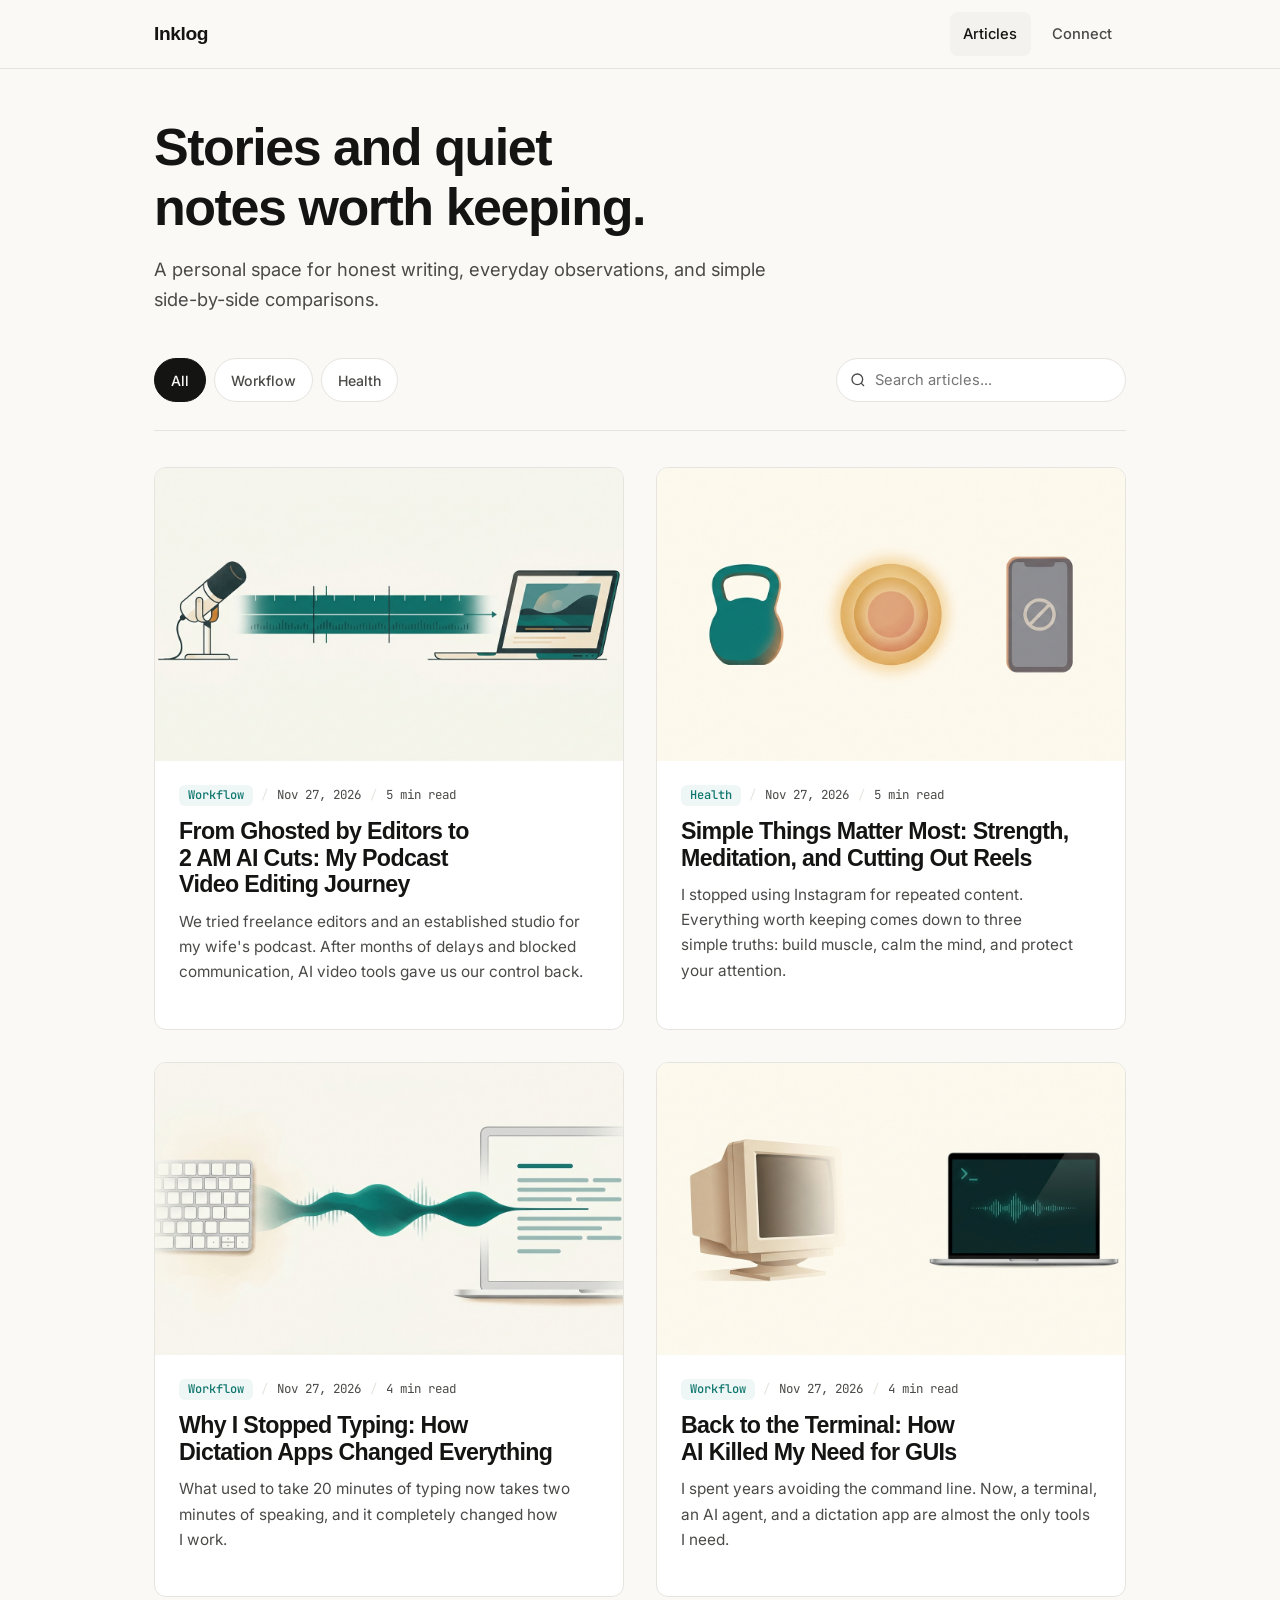
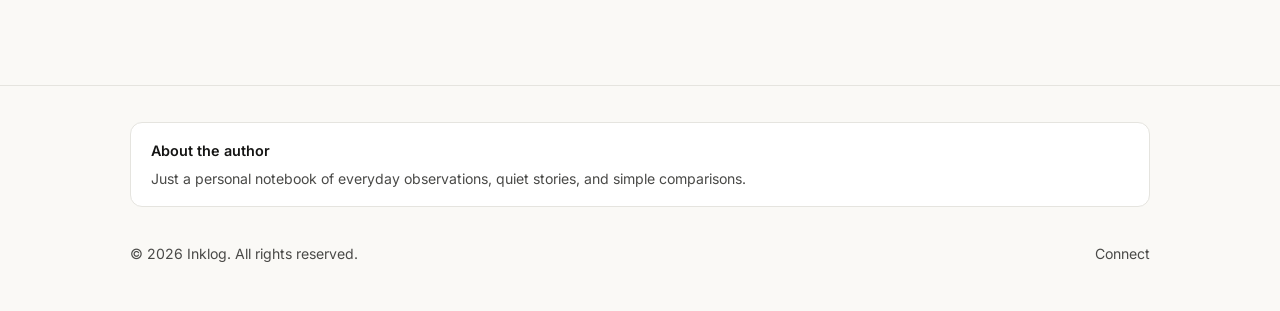
<file: index.html>
<!DOCTYPE html>
<html lang="en">
<head>
  <meta charset="UTF-8" />
  <meta name="viewport" content="width=device-width, initial-scale=1.0" />
  <title>Inklog | Personal Stories &amp; Notes</title>
  <meta name="description" content="A quiet personal blog for stories, everyday observations, and simple comparisons." />
  <meta name="keywords" content="Inklog, personal blog, AI workflow, terminal, CLI, MCP, voice dictation, Kivi by Sarvam, Wispr Flow, developer productivity" />
  <meta property="og:type" content="website" />
  <meta property="og:site_name" content="Inklog" />
  <meta property="og:title" content="Inklog | Personal Stories &amp; Notes" />
  <meta property="og:description" content="A quiet personal blog for stories, everyday observations, and simple comparisons." />
  <meta property="og:url" content="https://inklog.pages.dev/" />
  <meta property="og:image" content="https://images.unsplash.com/photo-1455390582262-044cdead277a?auto=format&fit=crop&w=1400&q=80" />
  <meta name="twitter:card" content="summary_large_image" />
  <meta name="twitter:title" content="Inklog | Personal Stories &amp; Notes" />
  <meta name="twitter:description" content="A quiet personal blog for stories, everyday observations, and simple comparisons." />
  <meta name="twitter:image" content="https://images.unsplash.com/photo-1455390582262-044cdead277a?auto=format&fit=crop&w=1400&q=80" />
  <link rel="icon" type="image/svg+xml" href="/favicon.svg" />
  <link rel="preconnect" href="https://fonts.googleapis.com" />
  <link rel="preconnect" href="https://fonts.gstatic.com" crossorigin />
  <link rel="preconnect" href="https://api.fontshare.com" crossorigin />
  <link href="https://api.fontshare.com/v2/css?f[]=satoshi@500,700&display=swap" rel="stylesheet" />
  <link href="https://fonts.googleapis.com/css2?family=Inter:wght@400;500;600;700&family=JetBrains+Mono:wght@400;500&display=swap" rel="stylesheet" />
  <link rel="stylesheet" href="/style.css" />
</head>
<body>
  <header class="site-header">
    <div class="header-inner">
      <a href="/" class="site-title">Inklog</a>
      <nav class="nav-links" aria-label="Primary">
        <a href="/" aria-current="page">Articles</a>
        <a href="/contact">Connect</a>
      </nav>
    </div>
  </header>

  <main class="container">
    <section class="hero">
      <h1>Stories and quiet notes worth keeping.</h1>
      <p>A personal space for honest writing, everyday observations, and simple side-by-side comparisons.</p>
    </section>

    <div class="toolbar" role="region" aria-label="Filter and search articles">
      <div class="filter-group" id="filterGroup">
        <button class="filter-btn" type="button" data-filter="all" aria-pressed="true">All</button>
        <button class="filter-btn" type="button" data-filter="workflow" aria-pressed="false">Workflow</button>
        <button class="filter-btn" type="button" data-filter="health" aria-pressed="false">Health</button>
      </div>
      <div class="search-wrap">
        <svg class="search-icon" viewBox="0 0 24 24" fill="none" stroke="currentColor" stroke-width="2" aria-hidden="true">
          <circle cx="11" cy="11" r="8"></circle>
          <path d="M21 21l-4.35-4.35"></path>
        </svg>
        <input type="search" id="searchInput" class="search-input" placeholder="Search articles..." aria-label="Search articles" />
      </div>
    </div>

    <section class="post-grid" id="postGrid">
      <article class="post-card" data-tag="workflow" data-title="from ghosted by editors to 2 am ai cuts: my podcast video editing journey" data-desc="after dealing with unreliable freelance editors and studio communication deadlocks for my wife's podcast, i switched to cardboard ai, ponder ai, and claude code.">
        <a href="/posts/ai-podcast-video-editing.html" class="post-card-media">
          <img src="/images/ai-podcast-video-editing/hero.jpg" alt="A podcast microphone, a glowing teal video timeline, and an open laptop on a warm cream background" loading="lazy" />
        </a>
        <div class="post-card-body">
          <div class="post-card-meta">
            <span class="tag">Workflow</span>
            <span class="meta-sep" aria-hidden="true">/</span>
            <time datetime="2026-11-27">Nov 27, 2026</time>
            <span class="meta-sep" aria-hidden="true">/</span>
            <span>5 min read</span>
          </div>
          <h2><a href="/posts/ai-podcast-video-editing.html">From Ghosted by Editors to 2 AM AI Cuts: My Podcast Video Editing Journey</a></h2>
          <p>We tried freelance editors and an established studio for my wife's podcast. After months of delays and blocked communication, AI video tools gave us our control back.</p>
        </div>
      </article>
      <article class="post-card" data-tag="health" data-title="simple things matter most: strength, meditation, and cutting out reels" data-desc="why i stopped chasing complicated routines on instagram and returned to three simple truths: strength training, protein-first meals, meditation, and blocking short-form reels.">
        <a href="/posts/simple-things-matter-most.html" class="post-card-media">
          <img src="/images/simple-things-matter-most/hero.jpg" alt="A minimalist illustration of a teal kettlebell, a glowing breath circle, and a paused smartphone" loading="lazy" />
        </a>
        <div class="post-card-body">
          <div class="post-card-meta">
            <span class="tag">Health</span>
            <span class="meta-sep" aria-hidden="true">/</span>
            <time datetime="2026-11-27">Nov 27, 2026</time>
            <span class="meta-sep" aria-hidden="true">/</span>
            <span>5 min read</span>
          </div>
          <h2><a href="/posts/simple-things-matter-most.html">Simple Things Matter Most: Strength, Meditation, and Cutting Out Reels</a></h2>
          <p>I stopped using Instagram for repeated content. Everything worth keeping comes down to three simple truths: build muscle, calm the mind, and protect your attention.</p>
        </div>
      </article>
      <article class="post-card" data-tag="workflow" data-title="why i stopped typing: how dictation apps changed everything" data-desc="from windsurf's built-in mic to kivi by sarvam and wispr flow: how voice dictation replaced typing and turned 20-minute tasks into 2-minute habits.">
        <a href="/posts/why-i-stopped-typing.html" class="post-card-media">
          <img src="/images/why-i-stopped-typing/hero.jpg" alt="A modern Mac keyboard fading softly on the left into a glowing teal voice soundwave and clean text lines on the right" loading="lazy" />
        </a>
        <div class="post-card-body">
          <div class="post-card-meta">
            <span class="tag">Workflow</span>
            <span class="meta-sep" aria-hidden="true">/</span>
            <time datetime="2026-11-27">Nov 27, 2026</time>
            <span class="meta-sep" aria-hidden="true">/</span>
            <span>4 min read</span>
          </div>
          <h2><a href="/posts/why-i-stopped-typing.html">Why I Stopped Typing: How Dictation Apps Changed Everything</a></h2>
          <p>What used to take 20 minutes of typing now takes two minutes of speaking, and it completely changed how I work.</p>
        </div>
      </article>
      <article class="post-card" data-tag="workflow" data-title="back to the terminal: how ai killed my need for guis" data-desc="from avoiding the command line on windows to running almost everything through a terminal, an ai agent, and voice commands on a mac.">
        <a href="/posts/back-to-the-terminal.html" class="post-card-media">
          <img src="/images/back-to-the-terminal/hero.jpg" alt="A vintage CRT monitor fading into a modern laptop with a glowing teal terminal prompt and voice soundwave" loading="lazy" />
        </a>
        <div class="post-card-body">
          <div class="post-card-meta">
            <span class="tag">Workflow</span>
            <span class="meta-sep" aria-hidden="true">/</span>
            <time datetime="2026-11-27">Nov 27, 2026</time>
            <span class="meta-sep" aria-hidden="true">/</span>
            <span>4 min read</span>
          </div>
          <h2><a href="/posts/back-to-the-terminal.html">Back to the Terminal: How AI Killed My Need for GUIs</a></h2>
          <p>I spent years avoiding the command line. Now, a terminal, an AI agent, and a dictation app are almost the only tools I need.</p>
        </div>
      </article>
    </section>

    <div class="empty-state" id="emptyState" role="status">
      No matching articles found.
    </div>
  </main>

  <footer class="site-footer">
    <div class="footer-author">
      <div class="footer-author-title">About the author</div>
      <p>Just a personal notebook of everyday observations, quiet stories, and simple comparisons.</p>
    </div>
    <div class="footer-inner">
      <span>&copy; 2026 Inklog. All rights reserved.</span>
      <div class="footer-links">
        <a href="/contact">Connect</a>
      </div>
    </div>
  </footer>

  <script>
    const buttons = document.querySelectorAll('.filter-btn');
    const cards = document.querySelectorAll('.post-card');
    const searchInput = document.getElementById('searchInput');
    const emptyState = document.getElementById('emptyState');
    let activeFilter = 'all';

    function updateGrid() {
      const q = searchInput.value.trim().toLowerCase();
      let visible = 0;
      cards.forEach((card) => {
        const tag = card.dataset.tag;
        const text = (card.dataset.title + ' ' + card.dataset.desc).toLowerCase();
        const matchTag = activeFilter === 'all' || tag === activeFilter;
        const matchQuery = !q || text.includes(q);
        const show = matchTag && matchQuery;
        card.style.display = show ? 'flex' : 'none';
        if (show) visible++;
      });
      emptyState.classList.toggle('visible', visible === 0);
    }

    buttons.forEach((btn) => {
      btn.addEventListener('click', () => {
        activeFilter = btn.dataset.filter;
        buttons.forEach((b) => b.setAttribute('aria-pressed', b === btn ? 'true' : 'false'));
        updateGrid();
      });
    });

    searchInput.addEventListener('input', updateGrid);
  </script>
</body>
</html>
</file>
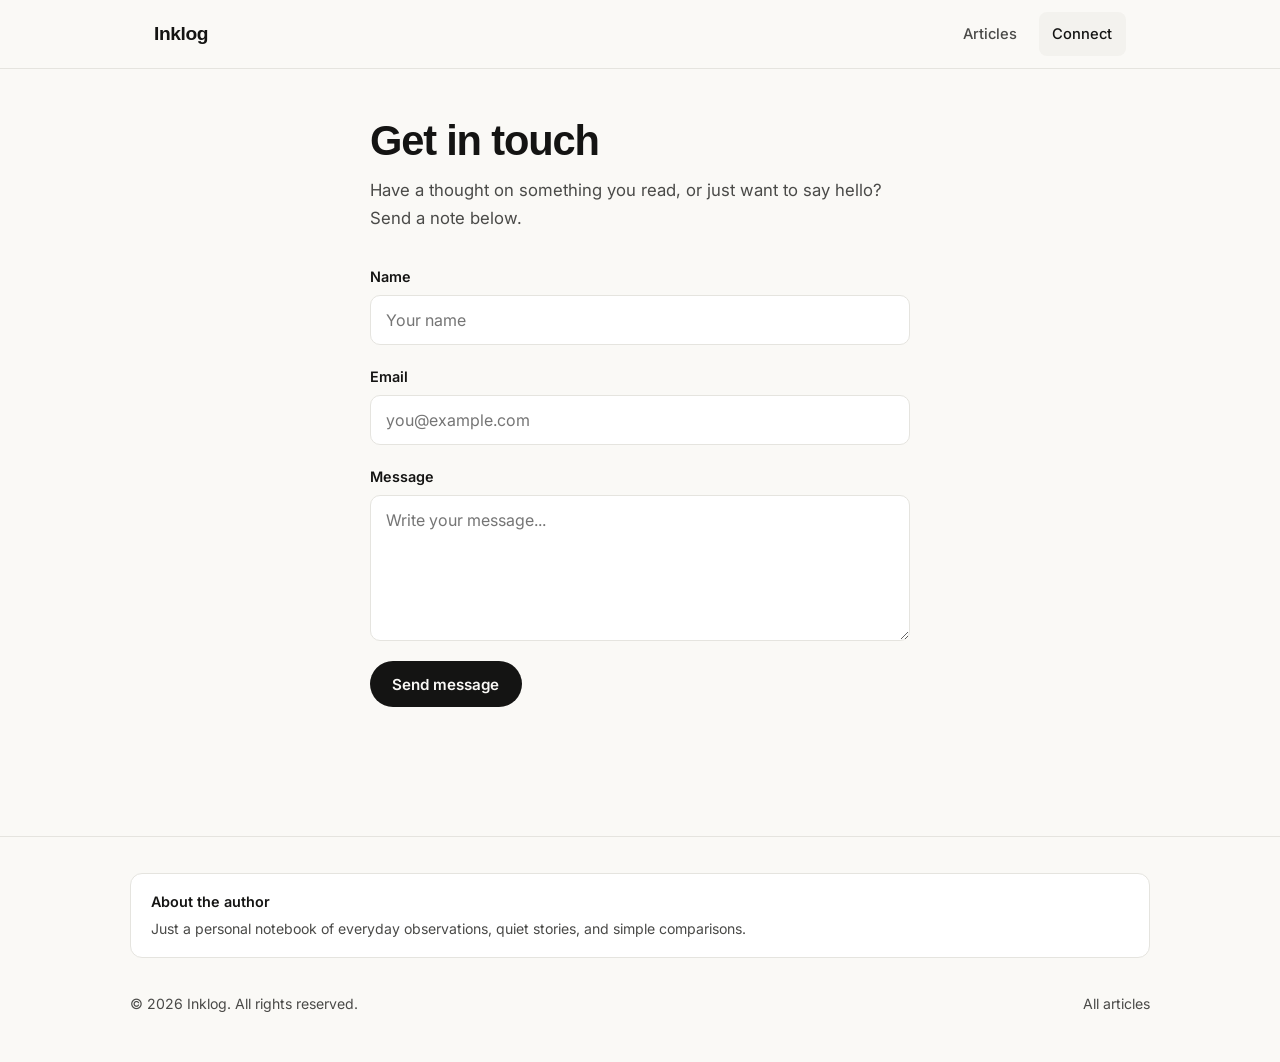
<file: contact.html>
<!DOCTYPE html>
<html lang="en">
<head>
  <meta charset="UTF-8" />
  <meta name="viewport" content="width=device-width, initial-scale=1.0" />
  <title>Connect | Inklog</title>
  <meta name="description" content="Send a note or connect directly." />
  <link rel="icon" type="image/svg+xml" href="/favicon.svg" />
  <link rel="preconnect" href="https://fonts.googleapis.com" />
  <link rel="preconnect" href="https://fonts.gstatic.com" crossorigin />
  <link rel="preconnect" href="https://api.fontshare.com" crossorigin />
  <link href="https://api.fontshare.com/v2/css?f[]=satoshi@500,700&display=swap" rel="stylesheet" />
  <link href="https://fonts.googleapis.com/css2?family=Inter:wght@400;500;600;700&family=JetBrains+Mono:wght@400;500&display=swap" rel="stylesheet" />
  <link rel="stylesheet" href="/style.css" />
</head>
<body>
  <header class="site-header">
    <div class="header-inner">
      <a href="/" class="site-title">Inklog</a>
      <nav class="nav-links" aria-label="Primary">
        <a href="/">Articles</a>
        <a href="/contact" aria-current="page">Connect</a>
      </nav>
    </div>
  </header>

  <main class="container">
    <section class="contact-wrap">
      <h1>Get in touch</h1>
      <p class="contact-intro">Have a thought on something you read, or just want to say hello? Send a note below.</p>

      <form id="contactForm" class="contact-form" novalidate>
        <div class="hp-field" aria-hidden="true">
          <label for="website">Website</label>
          <input type="text" id="website" name="website" tabindex="-1" autocomplete="off" />
        </div>

        <div class="field">
          <label for="name">Name</label>
          <input type="text" id="name" name="name" required autocomplete="name" placeholder="Your name" />
        </div>

        <div class="field">
          <label for="email">Email</label>
          <input type="email" id="email" name="email" required autocomplete="email" placeholder="you@example.com" />
        </div>

        <div class="field">
          <label for="message">Message</label>
          <textarea id="message" name="message" rows="5" required placeholder="Write your message..."></textarea>
        </div>

        <button type="submit" class="submit-btn" id="submitBtn">Send message</button>
        <p class="form-status" id="formStatus" role="status" aria-live="polite"></p>
      </form>
    </section>
  </main>

  <footer class="site-footer">
    <div class="footer-author">
      <div class="footer-author-title">About the author</div>
      <p>Just a personal notebook of everyday observations, quiet stories, and simple comparisons.</p>
    </div>
    <div class="footer-inner">
      <span>&copy; 2026 Inklog. All rights reserved.</span>
      <div class="footer-links">
        <a href="/">All articles</a>
      </div>
    </div>
  </footer>

  <script>
    const form = document.getElementById('contactForm');
    const submitBtn = document.getElementById('submitBtn');
    const statusEl = document.getElementById('formStatus');

    form.addEventListener('submit', async (e) => {
      e.preventDefault();
      statusEl.textContent = '';
      statusEl.className = 'form-status';

      const payload = {
        name: form.name.value.trim(),
        email: form.email.value.trim(),
        message: form.message.value.trim(),
        website: form.website.value.trim()
      };

      if (!payload.name || !payload.email || !payload.message) {
        statusEl.textContent = 'Please fill in your name, email, and message.';
        statusEl.classList.add('is-error');
        return;
      }

      submitBtn.disabled = true;
      submitBtn.textContent = 'Sending...';

      try {
        const res = await fetch('/api/contact', {
          method: 'POST',
          headers: { 'Content-Type': 'application/json' },
          body: JSON.stringify(payload)
        });
        const data = await res.json();

        if (!res.ok) {
          throw new Error(data.error || 'Could not send message.');
        }

        statusEl.textContent = 'Message sent. Thanks for reaching out.';
        statusEl.classList.add('is-success');
        form.reset();
      } catch (err) {
        statusEl.textContent = err.message || 'Something went wrong. Please try again.';
        statusEl.classList.add('is-error');
      } finally {
        submitBtn.disabled = false;
        submitBtn.textContent = 'Send message';
      }
    });
  </script>
</body>
</html>
</file>
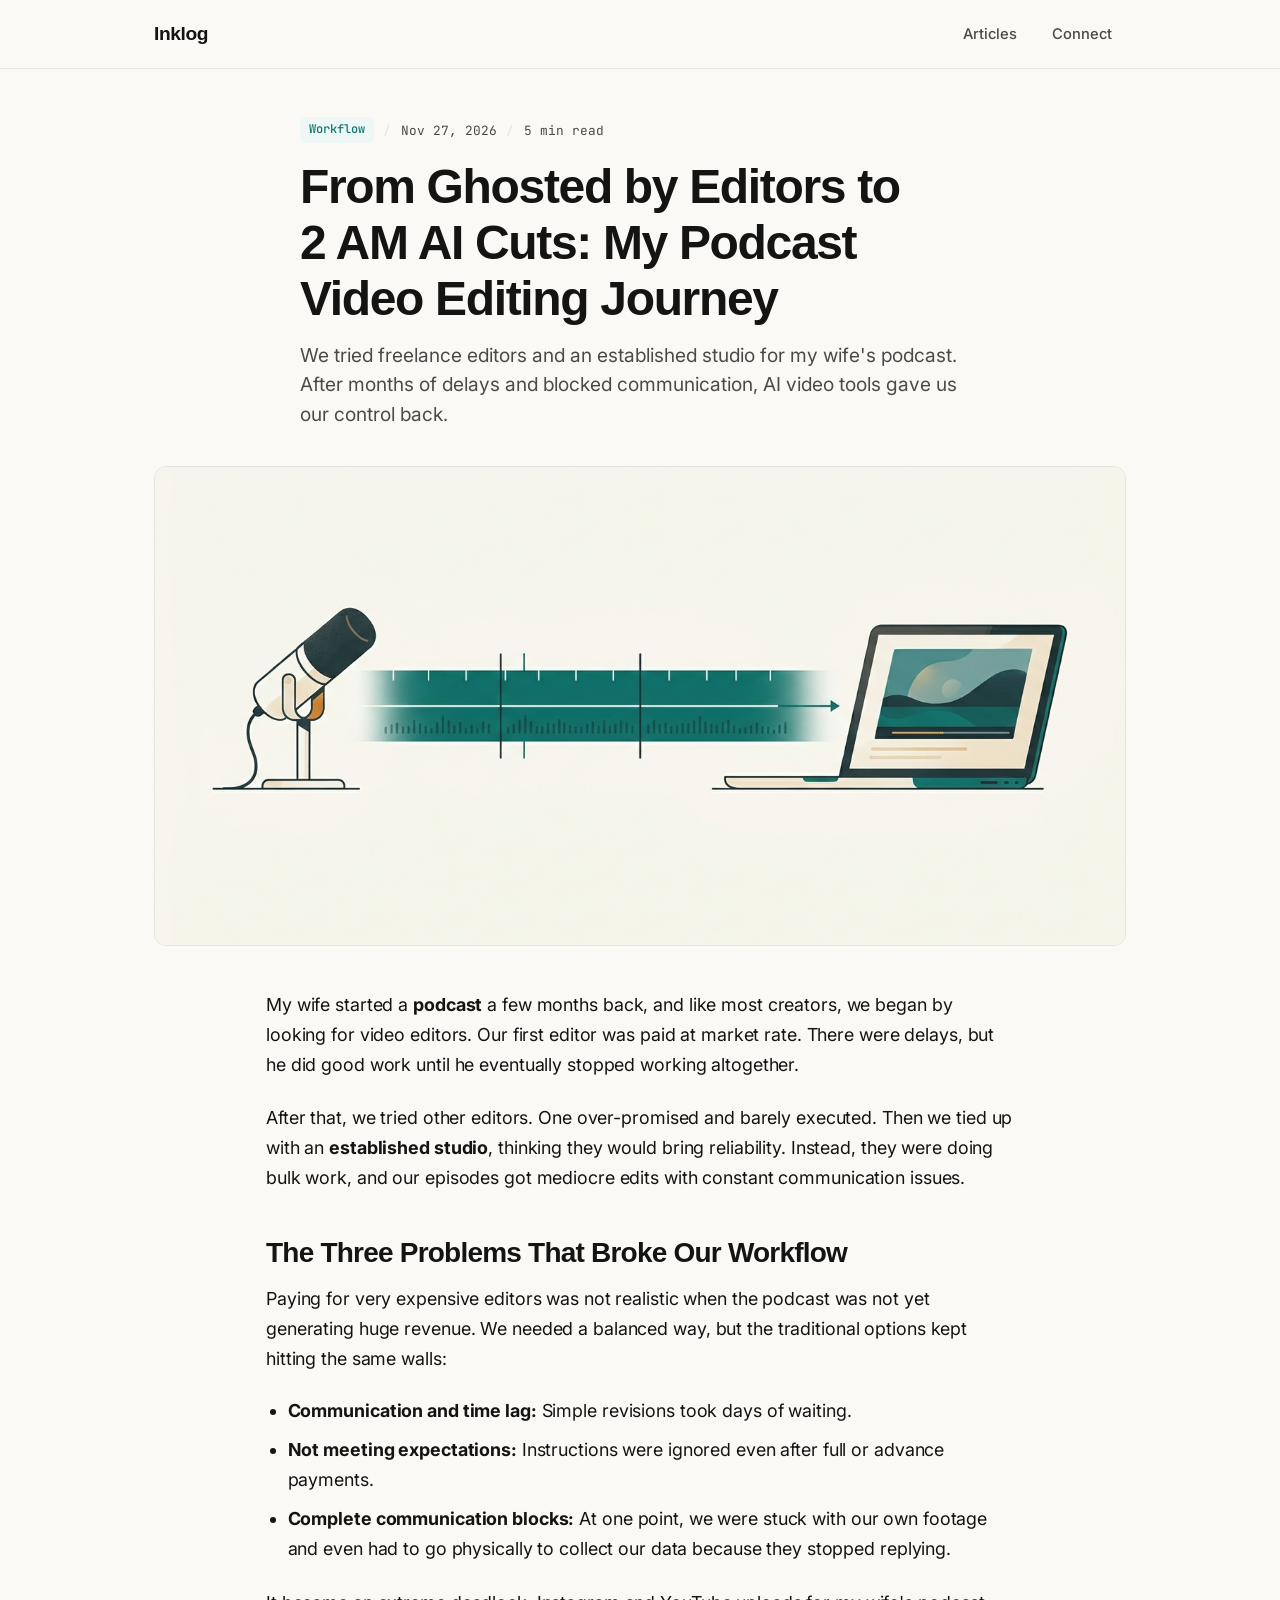
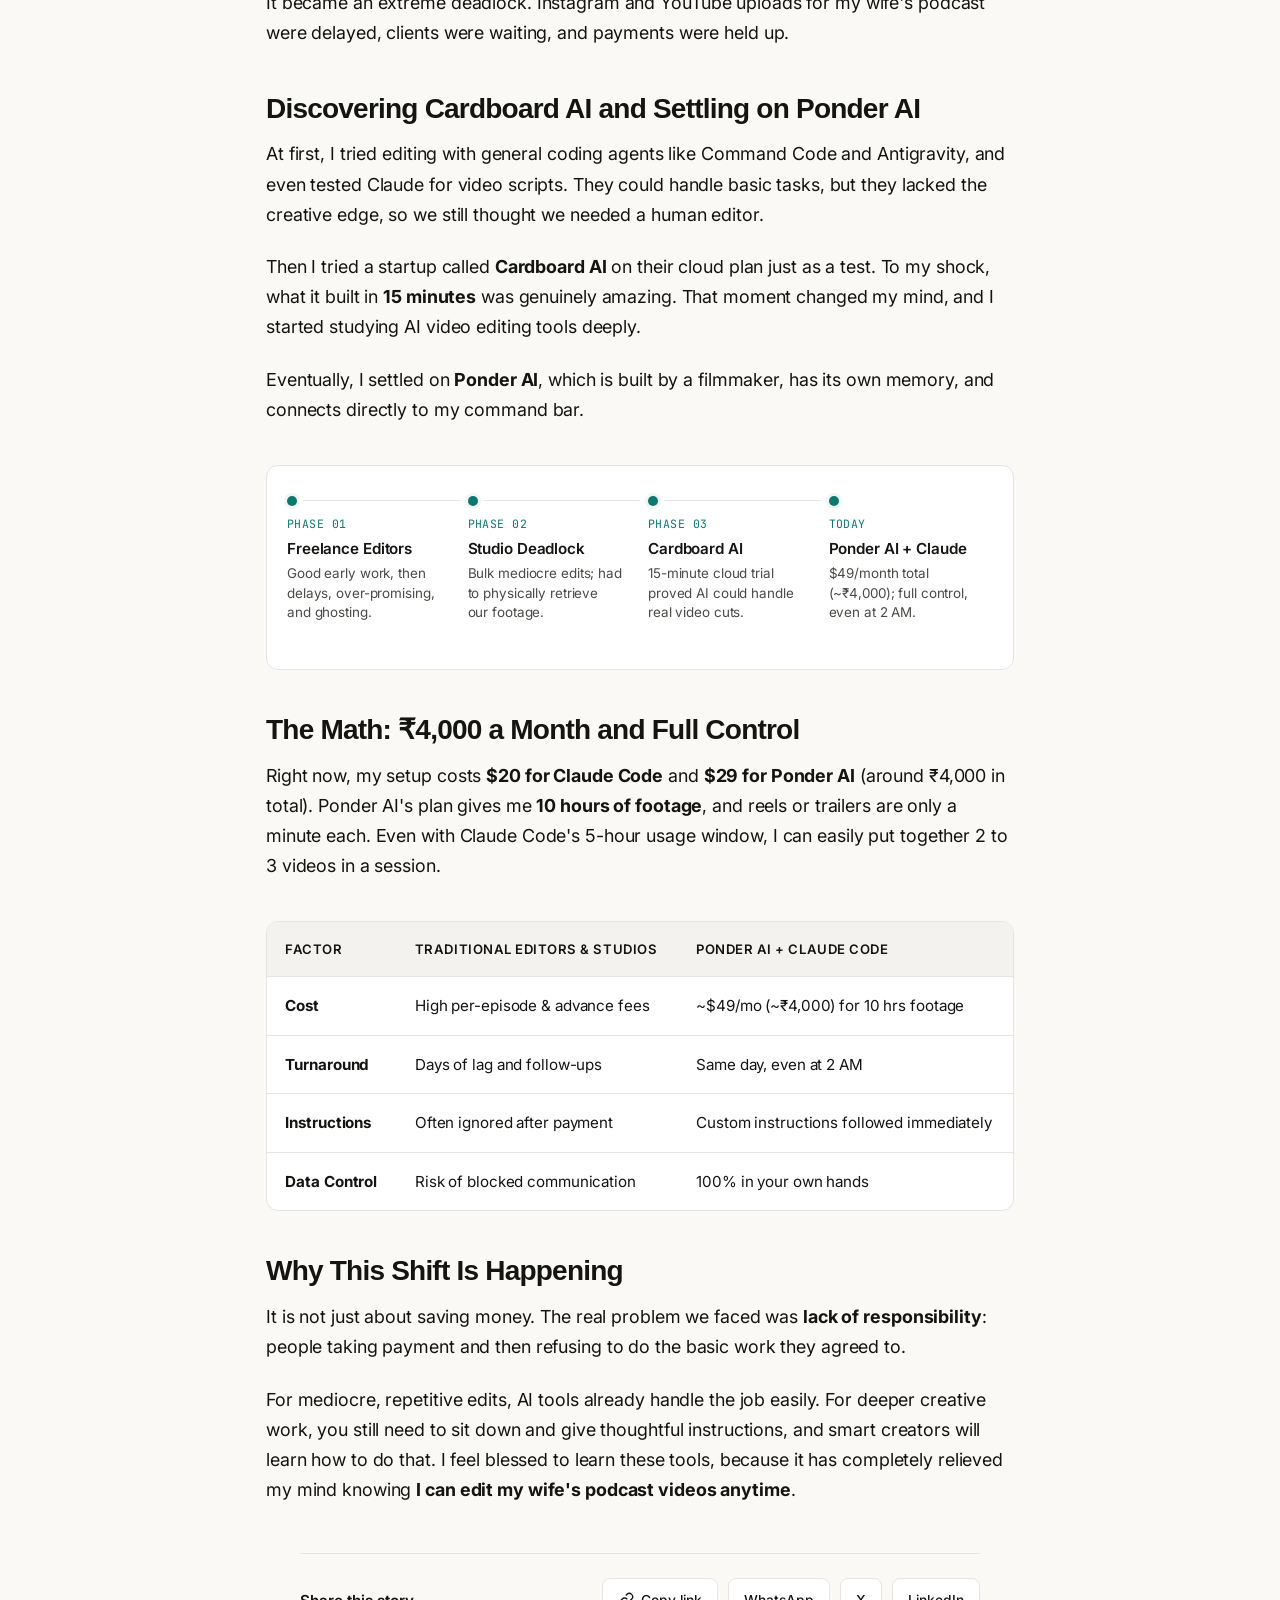
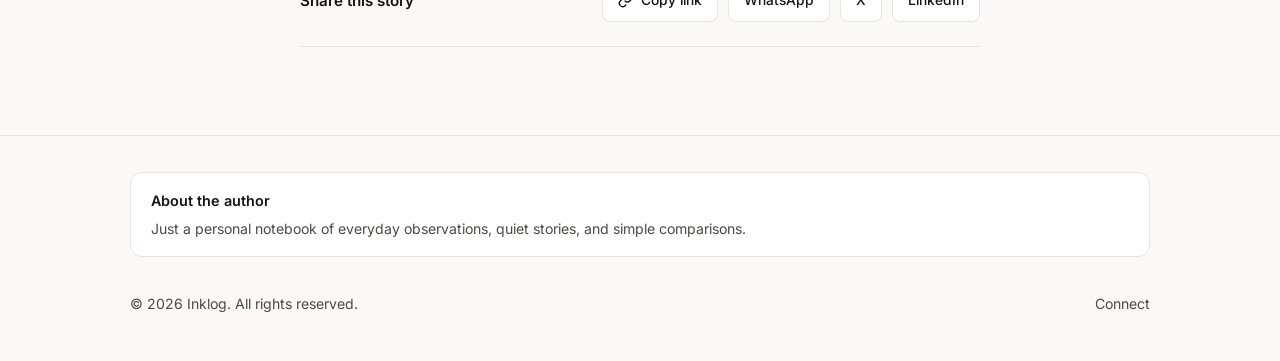
<file: posts/ai-podcast-video-editing.html>
<!DOCTYPE html>
<html lang="en">
<head>
  <meta charset="UTF-8" />
  <meta name="viewport" content="width=device-width, initial-scale=1.0" />
  <title>From Ghosted by Editors to 2 AM AI Cuts: My Podcast Video Editing Journey | Inklog</title>
  <meta name="description" content="After dealing with unreliable freelance editors and studio communication deadlocks for my wife's podcast, I switched to Cardboard AI, Ponder AI, and Claude Code." />
  <meta name="keywords" content="podcast video editing, AI video editing, Ponder AI, Cardboard AI, Claude Code, Antigravity, freelance editors, content workflow" />
  <meta property="og:type" content="article" />
  <meta property="og:site_name" content="Inklog" />
  <meta property="og:title" content="From Ghosted by Editors to 2 AM AI Cuts: My Podcast Video Editing Journey" />
  <meta property="og:description" content="After dealing with unreliable freelance editors and studio communication deadlocks for my wife's podcast, I switched to Cardboard AI, Ponder AI, and Claude Code." />
  <meta property="og:url" content="https://inklog.pages.dev/posts/ai-podcast-video-editing.html" />
  <meta property="og:image" content="https://inklog.pages.dev/images/ai-podcast-video-editing/hero.jpg" />
  <meta name="twitter:card" content="summary_large_image" />
  <meta name="twitter:title" content="From Ghosted by Editors to 2 AM AI Cuts: My Podcast Video Editing Journey" />
  <meta name="twitter:description" content="After dealing with unreliable freelance editors and studio communication deadlocks for my wife's podcast, I switched to Cardboard AI, Ponder AI, and Claude Code." />
  <meta name="twitter:image" content="https://inklog.pages.dev/images/ai-podcast-video-editing/hero.jpg" />
  <link rel="icon" type="image/svg+xml" href="/favicon.svg" />
  <link rel="preconnect" href="https://fonts.googleapis.com" />
  <link rel="preconnect" href="https://fonts.gstatic.com" crossorigin />
  <link rel="preconnect" href="https://api.fontshare.com" crossorigin />
  <link href="https://api.fontshare.com/v2/css?f[]=satoshi@500,700&display=swap" rel="stylesheet" />
  <link href="https://fonts.googleapis.com/css2?family=Inter:wght@400;500;600;700&family=JetBrains+Mono:wght@400;500&display=swap" rel="stylesheet" />
  <link rel="stylesheet" href="/style.css" />
</head>
<body>
  <div class="progress-bar" id="progressBar" aria-hidden="true"></div>

  <header class="site-header">
    <div class="header-inner">
      <a href="/" class="site-title">Inklog</a>
      <nav class="nav-links" aria-label="Primary">
        <a href="/">Articles</a>
        <a href="/contact">Connect</a>
      </nav>
    </div>
  </header>

  <main class="container">
    <article>
      <header class="article-header">
        <div class="article-meta">
          <span class="tag">Workflow</span>
          <span class="meta-sep" aria-hidden="true">/</span>
          <time datetime="2026-11-27">Nov 27, 2026</time>
          <span class="meta-sep" aria-hidden="true">/</span>
          <span>5 min read</span>
        </div>
        <h1>From Ghosted by Editors to 2 AM AI Cuts: My Podcast Video Editing Journey</h1>
        <p class="article-subtitle">We tried freelance editors and an established studio for my wife's podcast. After months of delays and blocked communication, AI video tools gave us our control back.</p>
      </header>

      <figure class="article-hero-img">
        <img src="/images/ai-podcast-video-editing/hero.jpg" alt="A podcast microphone, a glowing teal video timeline, and an open laptop on a warm cream background" />
      </figure>

      <div class="prose">
        <p>My wife started a <strong>podcast</strong> a few months back, and like most creators, we began by looking for video editors. Our first editor was paid at market rate. There were delays, but he did good work until he eventually stopped working altogether.</p>

        <p>After that, we tried other editors. One over-promised and barely executed. Then we tied up with an <strong>established studio</strong>, thinking they would bring reliability. Instead, they were doing bulk work, and our episodes got mediocre edits with constant communication issues.</p>

        <h2>The Three Problems That Broke Our Workflow</h2>

        <p>Paying for very expensive editors was not realistic when the podcast was not yet generating huge revenue. We needed a balanced way, but the traditional options kept hitting the same walls:</p>

        <ul>
          <li><strong>Communication and time lag:</strong> Simple revisions took days of waiting.</li>
          <li><strong>Not meeting expectations:</strong> Instructions were ignored even after full or advance payments.</li>
          <li><strong>Complete communication blocks:</strong> At one point, we were stuck with our own footage and even had to go physically to collect our data because they stopped replying.</li>
        </ul>

        <p>It became an extreme deadlock. Instagram and YouTube uploads for my wife's podcast were delayed, clients were waiting, and payments were held up.</p>

        <h2>Discovering Cardboard AI and Settling on Ponder AI</h2>

        <p>At first, I tried editing with general coding agents like Command Code and Antigravity, and even tested Claude for video scripts. They could handle basic tasks, but they lacked the creative edge, so we still thought we needed a human editor.</p>

        <p>Then I tried a startup called <strong>Cardboard AI</strong> on their cloud plan just as a test. To my shock, what it built in <strong>15 minutes</strong> was genuinely amazing. That moment changed my mind, and I started studying AI video editing tools deeply.</p>

        <p>Eventually, I settled on <strong>Ponder AI</strong>, which is built by a filmmaker, has its own memory, and connects directly to my command bar.</p>

        <div class="wide-block">
          <div class="journey-timeline" aria-label="Podcast editing journey timeline">
            <div class="timeline-step">
              <span class="timeline-era">Phase 01</span>
              <span class="timeline-title">Freelance Editors</span>
              <p class="timeline-desc">Good early work, then delays, over-promising, and ghosting.</p>
            </div>
            <div class="timeline-step">
              <span class="timeline-era">Phase 02</span>
              <span class="timeline-title">Studio Deadlock</span>
              <p class="timeline-desc">Bulk mediocre edits; had to physically retrieve our footage.</p>
            </div>
            <div class="timeline-step">
              <span class="timeline-era">Phase 03</span>
              <span class="timeline-title">Cardboard AI</span>
              <p class="timeline-desc">15-minute cloud trial proved AI could handle real video cuts.</p>
            </div>
            <div class="timeline-step">
              <span class="timeline-era">Today</span>
              <span class="timeline-title">Ponder AI + Claude</span>
              <p class="timeline-desc">$49/month total (~₹4,000); full control, even at 2 AM.</p>
            </div>
          </div>
        </div>

        <h2>The Math: ₹4,000 a Month and Full Control</h2>

        <p>Right now, my setup costs <strong>$20 for Claude Code</strong> and <strong>$29 for Ponder AI</strong> (around ₹4,000 in total). Ponder AI's plan gives me <strong>10 hours of footage</strong>, and reels or trailers are only a minute each. Even with Claude Code's 5-hour usage window, I can easily put together 2 to 3 videos in a session.</p>

        <div class="wide-block">
          <div class="table-wrap">
            <table>
              <thead>
                <tr>
                  <th>Factor</th>
                  <th>Traditional Editors &amp; Studios</th>
                  <th>Ponder AI + Claude Code</th>
                </tr>
              </thead>
              <tbody>
                <tr>
                  <td><strong>Cost</strong></td>
                  <td>High per-episode &amp; advance fees</td>
                  <td>~$49/mo (~₹4,000) for 10 hrs footage</td>
                </tr>
                <tr>
                  <td><strong>Turnaround</strong></td>
                  <td>Days of lag and follow-ups</td>
                  <td>Same day, even at 2 AM</td>
                </tr>
                <tr>
                  <td><strong>Instructions</strong></td>
                  <td>Often ignored after payment</td>
                  <td>Custom instructions followed immediately</td>
                </tr>
                <tr>
                  <td><strong>Data Control</strong></td>
                  <td>Risk of blocked communication</td>
                  <td>100% in your own hands</td>
                </tr>
              </tbody>
            </table>
          </div>
        </div>

        <h2>Why This Shift Is Happening</h2>

        <p>It is not just about saving money. The real problem we faced was <strong>lack of responsibility</strong>: people taking payment and then refusing to do the basic work they agreed to.</p>

        <p>For mediocre, repetitive edits, AI tools already handle the job easily. For deeper creative work, you still need to sit down and give thoughtful instructions, and smart creators will learn how to do that. I feel blessed to learn these tools, because it has completely relieved my mind knowing <strong>I can edit my wife's podcast videos anytime</strong>.</p>
      </div>

      <div class="share-bar" aria-label="Share this article">
        <span class="share-label">Share this story</span>
        <div class="share-actions">
          <button class="share-btn" type="button" id="copyLinkBtn">
            <svg viewBox="0 0 24 24" fill="none" stroke="currentColor" stroke-width="2" aria-hidden="true">
              <path d="M10 13a5 5 0 0 0 7.54.54l3-3a5 5 0 0 0-7.07-7.07l-1.72 1.71"></path>
              <path d="M14 11a5 5 0 0 0-7.54-.54l-3 3a5 5 0 0 0 7.07 7.07l1.71-1.71"></path>
            </svg>
            Copy link
          </button>
          <a class="share-btn" id="shareWa" target="_blank" rel="noopener noreferrer">WhatsApp</a>
          <a class="share-btn" id="shareX" target="_blank" rel="noopener noreferrer">X</a>
          <a class="share-btn" id="shareLi" target="_blank" rel="noopener noreferrer">LinkedIn</a>
        </div>
      </div>
    </article>
  </main>

  <footer class="site-footer">
    <div class="footer-author">
      <div class="footer-author-title">About the author</div>
      <p>Just a personal notebook of everyday observations, quiet stories, and simple comparisons.</p>
    </div>
    <div class="footer-inner">
      <span>&copy; 2026 Inklog. All rights reserved.</span>
      <div class="footer-links">
        <a href="/contact">Connect</a>
      </div>
    </div>
  </footer>

  <script>
    const progressBar = document.getElementById('progressBar');
    window.addEventListener('scroll', () => {
      const docHeight = document.documentElement.scrollHeight - window.innerHeight;
      const pct = docHeight > 0 ? (window.scrollY / docHeight) * 100 : 0;
      progressBar.style.width = pct + '%';
    }, { passive: true });

    const pageUrl = encodeURIComponent(window.location.href);
    const pageTitle = encodeURIComponent(document.title);
    document.getElementById('shareWa').href = `https://wa.me/?text=${pageTitle}%20${pageUrl}`;
    document.getElementById('shareX').href = `https://twitter.com/intent/tweet?url=${pageUrl}&text=${pageTitle}`;
    document.getElementById('shareLi').href = `https://www.linkedin.com/sharing/share-offsite/?url=${pageUrl}`;

    const copyBtn = document.getElementById('copyLinkBtn');
    copyBtn.addEventListener('click', async () => {
      try {
        await navigator.clipboard.writeText(window.location.href);
        copyBtn.textContent = 'Copied';
        setTimeout(() => { copyBtn.textContent = 'Copy link'; }, 2000);
      } catch (e) {}
    });
  </script>
</body>
</html>
</file>
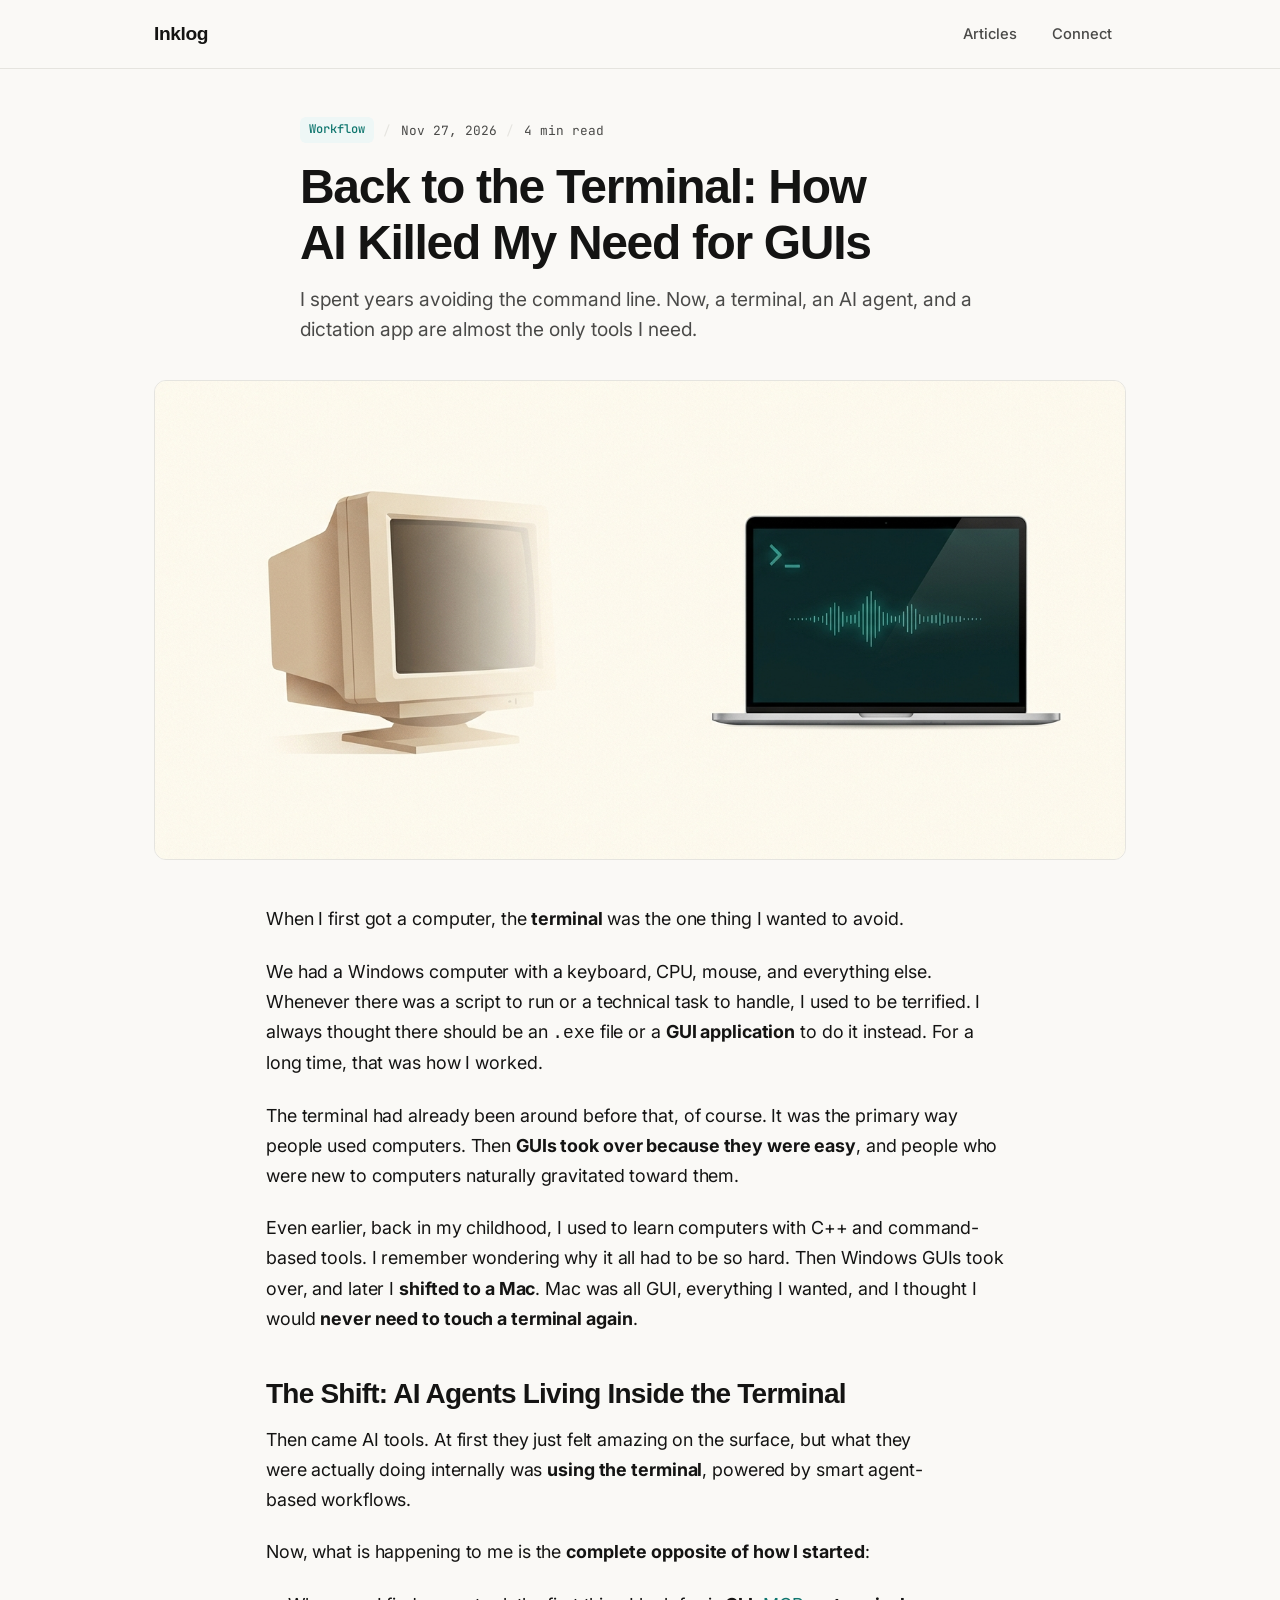
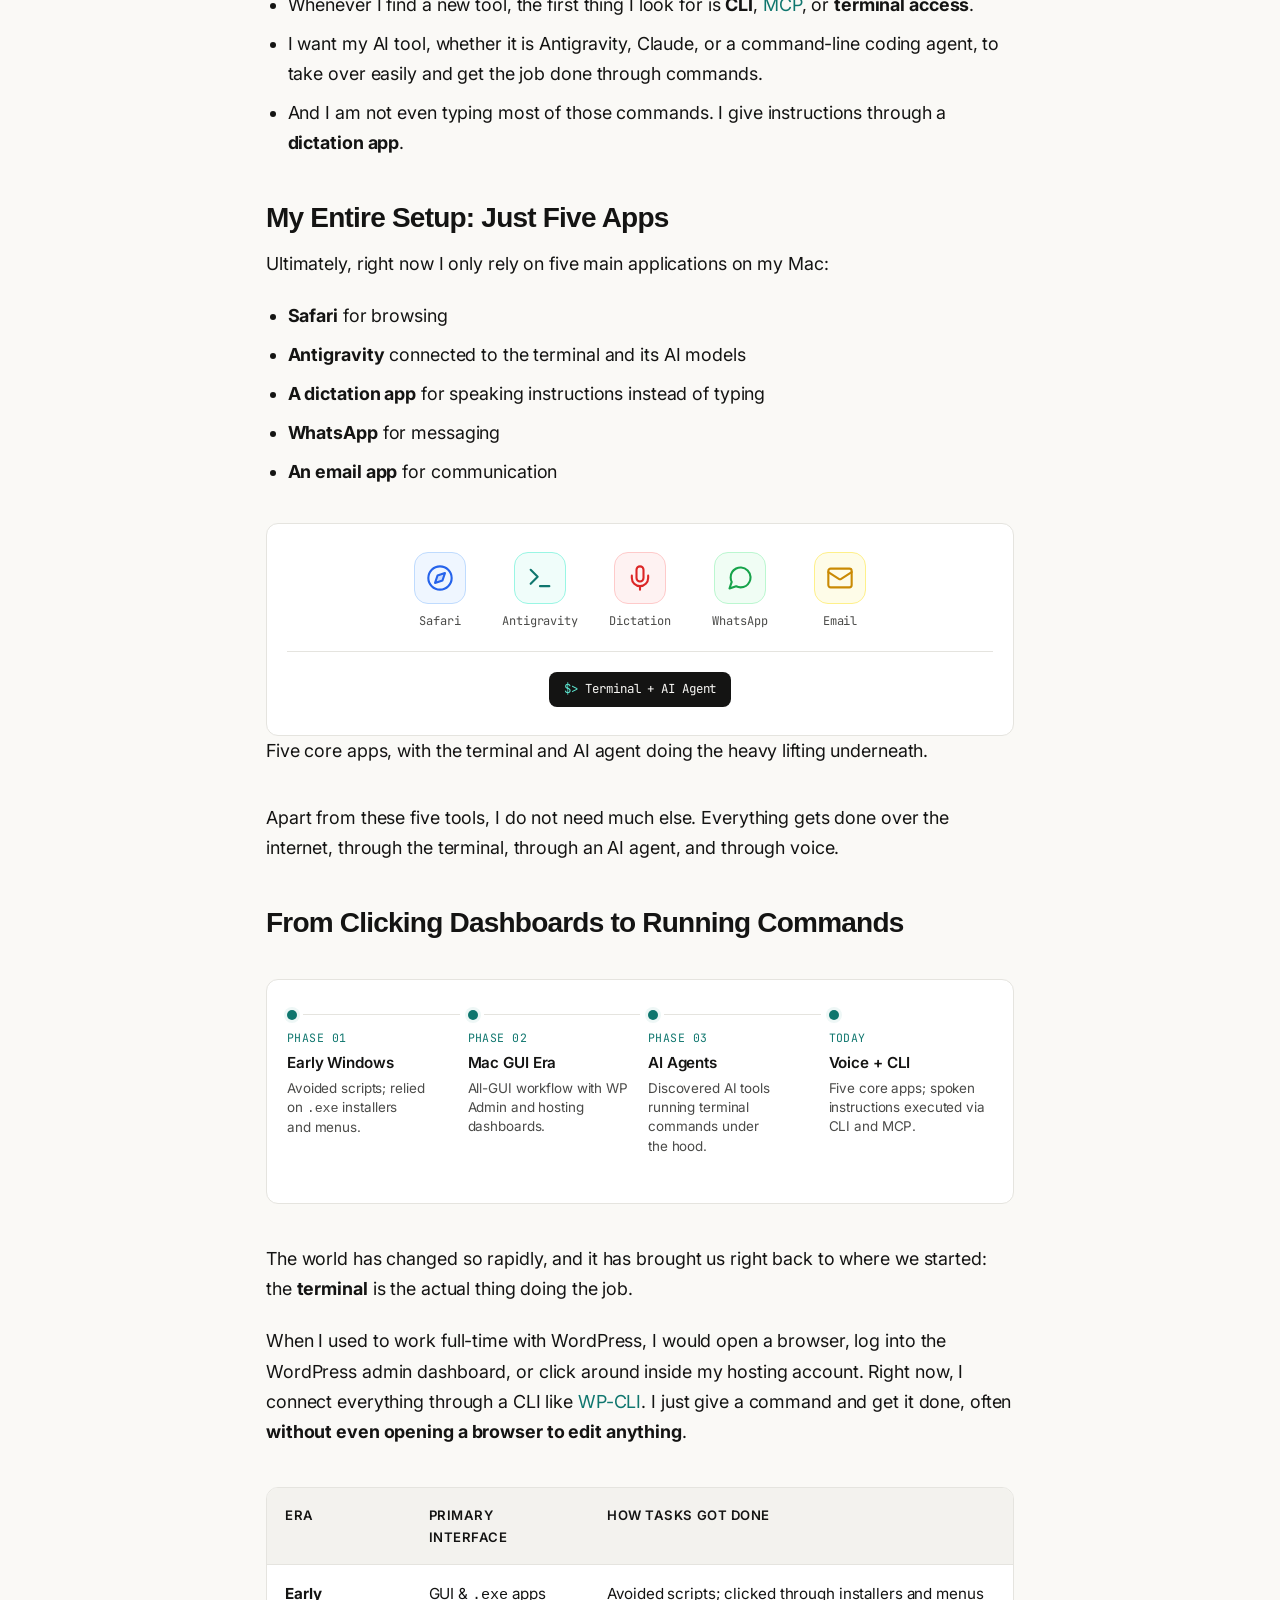
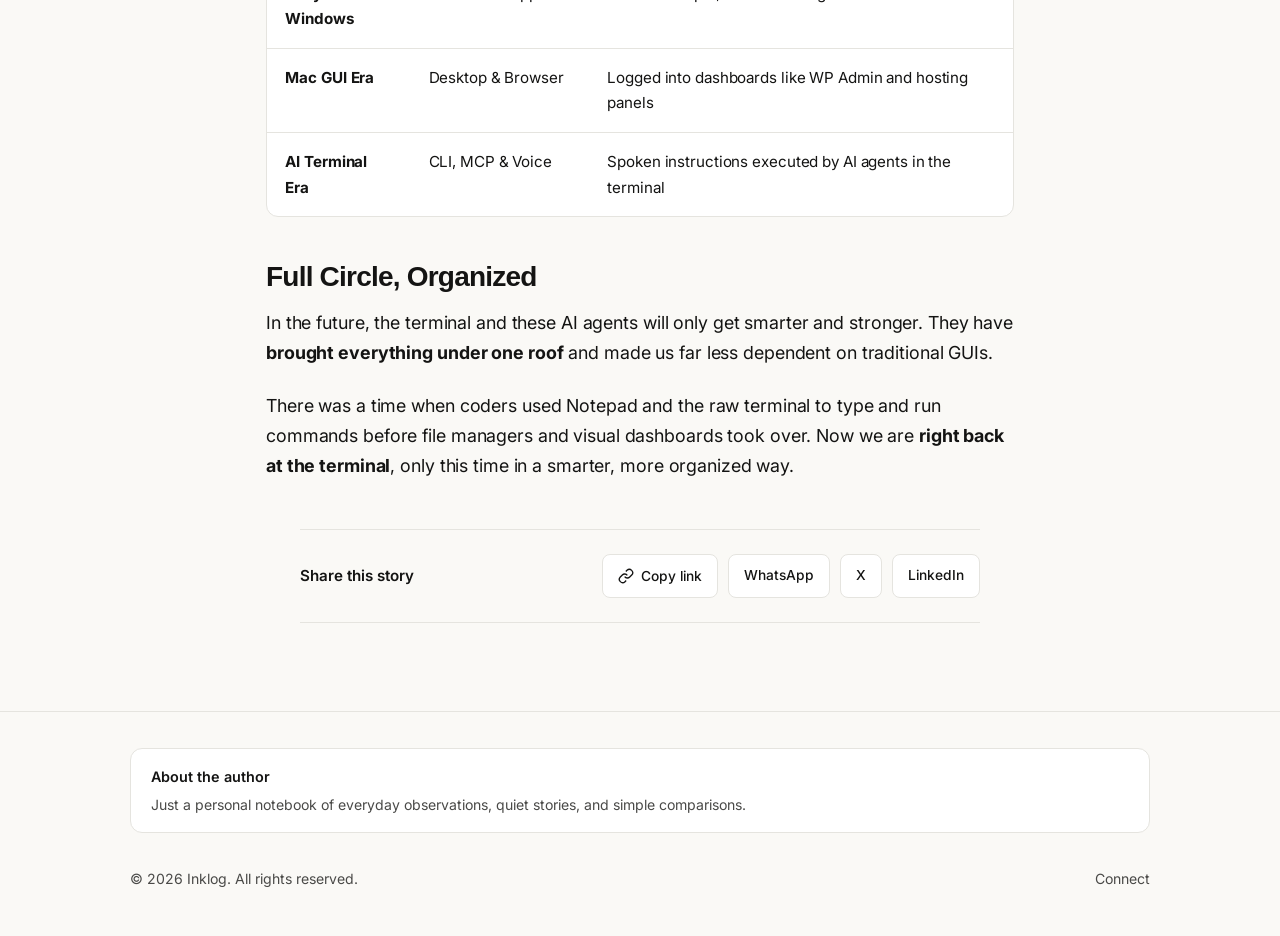
<file: posts/back-to-the-terminal.html>
<!DOCTYPE html>
<html lang="en">
<head>
  <meta charset="UTF-8" />
  <meta name="viewport" content="width=device-width, initial-scale=1.0" />
  <title>Back to the Terminal: How AI Killed My Need for GUIs | Inklog</title>
  <meta name="description" content="From avoiding the command line on Windows to running almost everything through a terminal, an AI agent, and voice commands on a Mac." />
  <meta name="keywords" content="terminal, CLI, MCP, Model Context Protocol, AI agents, Antigravity, WP-CLI, Mac workflow, dictation, GUI vs CLI" />
  <meta property="og:type" content="article" />
  <meta property="og:site_name" content="Inklog" />
  <meta property="og:title" content="Back to the Terminal: How AI Killed My Need for GUIs" />
  <meta property="og:description" content="From avoiding the command line on Windows to running almost everything through a terminal, an AI agent, and voice commands on a Mac." />
  <meta property="og:url" content="https://inklog.pages.dev/posts/back-to-the-terminal.html" />
  <meta property="og:image" content="https://inklog.pages.dev/images/back-to-the-terminal/hero.jpg" />
  <meta name="twitter:card" content="summary_large_image" />
  <meta name="twitter:title" content="Back to the Terminal: How AI Killed My Need for GUIs" />
  <meta name="twitter:description" content="From avoiding the command line on Windows to running almost everything through a terminal, an AI agent, and voice commands on a Mac." />
  <meta name="twitter:image" content="https://inklog.pages.dev/images/back-to-the-terminal/hero.jpg" />
  <link rel="icon" type="image/svg+xml" href="/favicon.svg" />
  <link rel="preconnect" href="https://fonts.googleapis.com" />
  <link rel="preconnect" href="https://fonts.gstatic.com" crossorigin />
  <link rel="preconnect" href="https://api.fontshare.com" crossorigin />
  <link href="https://api.fontshare.com/v2/css?f[]=satoshi@500,700&display=swap" rel="stylesheet" />
  <link href="https://fonts.googleapis.com/css2?family=Inter:wght@400;500;600;700&family=JetBrains+Mono:wght@400;500&display=swap" rel="stylesheet" />
  <link rel="stylesheet" href="/style.css" />
</head>
<body>
  <div class="progress-bar" id="progressBar" aria-hidden="true"></div>

  <header class="site-header">
    <div class="header-inner">
      <a href="/" class="site-title">Inklog</a>
      <nav class="nav-links" aria-label="Primary">
        <a href="/">Articles</a>
        <a href="/contact">Connect</a>
      </nav>
    </div>
  </header>

  <main class="container">
    <article>
      <header class="article-header">
        <div class="article-meta">
          <span class="tag">Workflow</span>
          <span class="meta-sep" aria-hidden="true">/</span>
          <time datetime="2026-11-27">Nov 27, 2026</time>
          <span class="meta-sep" aria-hidden="true">/</span>
          <span>4 min read</span>
        </div>
        <h1>Back to the Terminal: How AI Killed My Need for GUIs</h1>
        <p class="article-subtitle">I spent years avoiding the command line. Now, a terminal, an AI agent, and a dictation app are almost the only tools I need.</p>
      </header>

      <figure class="article-hero-img">
        <img src="/images/back-to-the-terminal/hero.jpg" alt="A vintage CRT monitor fading into a modern laptop with a glowing teal terminal prompt and voice soundwave" />
      </figure>

      <div class="prose">
        <p>When I first got a computer, the <strong>terminal</strong> was the one thing I wanted to avoid.</p>

        <p>We had a Windows computer with a keyboard, CPU, mouse, and everything else. Whenever there was a script to run or a technical task to handle, I used to be terrified. I always thought there should be an <code>.exe</code> file or a <strong>GUI application</strong> to do it instead. For a long time, that was how I worked.</p>

        <p>The terminal had already been around before that, of course. It was the primary way people used computers. Then <strong>GUIs took over because they were easy</strong>, and people who were new to computers naturally gravitated toward them.</p>

        <p>Even earlier, back in my childhood, I used to learn computers with C++ and command-based tools. I remember wondering why it all had to be so hard. Then Windows GUIs took over, and later I <strong>shifted to a Mac</strong>. Mac was all GUI, everything I wanted, and I thought I would <strong>never need to touch a terminal again</strong>.</p>

        <h2>The Shift: AI Agents Living Inside the Terminal</h2>

        <p>Then came AI tools. At first they just felt amazing on the surface, but what they were actually doing internally was <strong>using the terminal</strong>, powered by smart agent-based workflows.</p>

        <p>Now, what is happening to me is the <strong>complete opposite of how I started</strong>:</p>

        <ul>
          <li>Whenever I find a new tool, the first thing I look for is <strong>CLI</strong>, <a href="https://modelcontextprotocol.io/" target="_blank" rel="noopener noreferrer">MCP</a>, or <strong>terminal access</strong>.</li>
          <li>I want my AI tool, whether it is Antigravity, Claude, or a command-line coding agent, to take over easily and get the job done through commands.</li>
          <li>And I am not even typing most of those commands. I give instructions through a <strong>dictation app</strong>.</li>
        </ul>

        <h2>My Entire Setup: Just Five Apps</h2>

        <p>Ultimately, right now I only rely on five main applications on my Mac:</p>

        <ul>
          <li><strong>Safari</strong> for browsing</li>
          <li><strong>Antigravity</strong> connected to the terminal and its AI models</li>
          <li><strong>A dictation app</strong> for speaking instructions instead of typing</li>
          <li><strong>WhatsApp</strong> for messaging</li>
          <li><strong>An email app</strong> for communication</li>
        </ul>

        <figure class="inline-figure">
          <div style="background:#FFFFFF;border:1px solid #E5E4DF;border-radius:12px;padding:1.75rem 1.25rem;display:flex;flex-direction:column;align-items:center;gap:1.25rem;">
            <div style="display:flex;flex-wrap:wrap;justify-content:center;gap:1rem;width:100%;">
              <div style="display:flex;flex-direction:column;align-items:center;gap:0.45rem;min-width:84px;">
                <div style="width:52px;height:52px;border-radius:14px;background:#EFF6FF;border:1px solid #BFDBFE;display:grid;place-items:center;">
                  <svg width="28" height="28" viewBox="0 0 24 24" fill="none" stroke="#2563EB" stroke-width="1.8" stroke-linecap="round" stroke-linejoin="round" aria-hidden="true"><circle cx="12" cy="12" r="10"/><polygon points="16.24 7.76 14.12 14.12 7.76 16.24 9.88 9.88 16.24 7.76" fill="#2563EB" fill-opacity="0.18"/></svg>
                </div>
                <span style="font-family:'JetBrains Mono',monospace;font-size:0.75rem;color:#4A4A48;">Safari</span>
              </div>
              <div style="display:flex;flex-direction:column;align-items:center;gap:0.45rem;min-width:84px;">
                <div style="width:52px;height:52px;border-radius:14px;background:#F0FDFA;border:1px solid #99F6E4;display:grid;place-items:center;">
                  <svg width="28" height="28" viewBox="0 0 24 24" fill="none" stroke="#0F766E" stroke-width="1.8" stroke-linecap="round" stroke-linejoin="round" aria-hidden="true"><polyline points="4 17 10 11 4 5"/><line x1="12" y1="19" x2="20" y2="19"/></svg>
                </div>
                <span style="font-family:'JetBrains Mono',monospace;font-size:0.75rem;color:#4A4A48;">Antigravity</span>
              </div>
              <div style="display:flex;flex-direction:column;align-items:center;gap:0.45rem;min-width:84px;">
                <div style="width:52px;height:52px;border-radius:14px;background:#FEF2F2;border:1px solid #FECACA;display:grid;place-items:center;">
                  <svg width="28" height="28" viewBox="0 0 24 24" fill="none" stroke="#DC2626" stroke-width="1.8" stroke-linecap="round" stroke-linejoin="round" aria-hidden="true"><path d="M12 2a3 3 0 0 0-3 3v7a3 3 0 0 0 6 0V5a3 3 0 0 0-3-3Z"/><path d="M19 10v2a7 7 0 0 1-14 0v-2"/><line x1="12" y1="19" x2="12" y2="22"/></svg>
                </div>
                <span style="font-family:'JetBrains Mono',monospace;font-size:0.75rem;color:#4A4A48;">Dictation</span>
              </div>
              <div style="display:flex;flex-direction:column;align-items:center;gap:0.45rem;min-width:84px;">
                <div style="width:52px;height:52px;border-radius:14px;background:#F0FDF4;border:1px solid #BBF7D0;display:grid;place-items:center;">
                  <svg width="28" height="28" viewBox="0 0 24 24" fill="none" stroke="#16A34A" stroke-width="1.8" stroke-linecap="round" stroke-linejoin="round" aria-hidden="true"><path d="M21 11.5a8.38 8.38 0 0 1-.9 3.8 8.5 8.5 0 0 1-7.6 4.7 8.38 8.38 0 0 1-3.8-.9L3 21l1.9-5.7a8.38 8.38 0 0 1-.9-3.8 8.5 8.5 0 0 1 4.7-7.6 8.38 8.38 0 0 1 3.8-.9h.5a8.48 8.48 0 0 1 8 8v.5z"/></svg>
                </div>
                <span style="font-family:'JetBrains Mono',monospace;font-size:0.75rem;color:#4A4A48;">WhatsApp</span>
              </div>
              <div style="display:flex;flex-direction:column;align-items:center;gap:0.45rem;min-width:84px;">
                <div style="width:52px;height:52px;border-radius:14px;background:#FEFCE8;border:1px solid #FEF08A;display:grid;place-items:center;">
                  <svg width="28" height="28" viewBox="0 0 24 24" fill="none" stroke="#CA8A04" stroke-width="1.8" stroke-linecap="round" stroke-linejoin="round" aria-hidden="true"><rect width="20" height="16" x="2" y="4" rx="2"/><path d="m22 7-8.97 5.7a1.94 1.94 0 0 1-2.06 0L2 7"/></svg>
                </div>
                <span style="font-family:'JetBrains Mono',monospace;font-size:0.75rem;color:#4A4A48;">Email</span>
              </div>
            </div>
            <div style="width:100%;height:1px;background:#E5E4DF;"></div>
            <div style="display:inline-flex;align-items:center;gap:0.5rem;padding:0.45rem 0.9rem;border-radius:8px;background:#141413;color:#FAF9F6;font-family:'JetBrains Mono',monospace;font-size:0.78rem;">
              <span style="color:#5EEAD4;">$&gt;</span> Terminal + AI Agent
            </div>
          </div>
          <figcaption>Five core apps, with the terminal and AI agent doing the heavy lifting underneath.</figcaption>
        </figure>

        <p>Apart from these five tools, I do not need much else. Everything gets done over the internet, through the terminal, through an AI agent, and through voice.</p>

        <h2>From Clicking Dashboards to Running Commands</h2>

        <div class="wide-block">
          <div class="journey-timeline" aria-label="Workflow evolution timeline">
            <div class="timeline-step">
              <span class="timeline-era">Phase 01</span>
              <span class="timeline-title">Early Windows</span>
              <p class="timeline-desc">Avoided scripts; relied on <code>.exe</code> installers and menus.</p>
            </div>
            <div class="timeline-step">
              <span class="timeline-era">Phase 02</span>
              <span class="timeline-title">Mac GUI Era</span>
              <p class="timeline-desc">All-GUI workflow with WP Admin and hosting dashboards.</p>
            </div>
            <div class="timeline-step">
              <span class="timeline-era">Phase 03</span>
              <span class="timeline-title">AI Agents</span>
              <p class="timeline-desc">Discovered AI tools running terminal commands under the hood.</p>
            </div>
            <div class="timeline-step">
              <span class="timeline-era">Today</span>
              <span class="timeline-title">Voice + CLI</span>
              <p class="timeline-desc">Five core apps; spoken instructions executed via CLI and MCP.</p>
            </div>
          </div>
        </div>

        <p>The world has changed so rapidly, and it has brought us right back to where we started: the <strong>terminal</strong> is the actual thing doing the job.</p>

        <p>When I used to work full-time with WordPress, I would open a browser, log into the WordPress admin dashboard, or click around inside my hosting account. Right now, I connect everything through a CLI like <a href="https://make.wordpress.org/cli/" target="_blank" rel="noopener noreferrer">WP-CLI</a>. I just give a command and get it done, often <strong>without even opening a browser to edit anything</strong>.</p>

        <div class="wide-block">
          <div class="table-wrap">
            <table>
              <thead>
                <tr>
                  <th>Era</th>
                  <th>Primary Interface</th>
                  <th>How Tasks Got Done</th>
                </tr>
              </thead>
              <tbody>
                <tr>
                  <td><strong>Early Windows</strong></td>
                  <td>GUI &amp; <code>.exe</code> apps</td>
                  <td>Avoided scripts; clicked through installers and menus</td>
                </tr>
                <tr>
                  <td><strong>Mac GUI Era</strong></td>
                  <td>Desktop &amp; Browser</td>
                  <td>Logged into dashboards like WP Admin and hosting panels</td>
                </tr>
                <tr>
                  <td><strong>AI Terminal Era</strong></td>
                  <td>CLI, MCP &amp; Voice</td>
                  <td>Spoken instructions executed by AI agents in the terminal</td>
                </tr>
              </tbody>
            </table>
          </div>
        </div>

        <h2>Full Circle, Organized</h2>

        <p>In the future, the terminal and these AI agents will only get smarter and stronger. They have <strong>brought everything under one roof</strong> and made us far less dependent on traditional GUIs.</p>

        <p>There was a time when coders used Notepad and the raw terminal to type and run commands before file managers and visual dashboards took over. Now we are <strong>right back at the terminal</strong>, only this time in a smarter, more organized way.</p>
      </div>

      <div class="share-bar" aria-label="Share this article">
        <span class="share-label">Share this story</span>
        <div class="share-actions">
          <button class="share-btn" type="button" id="copyLinkBtn">
            <svg viewBox="0 0 24 24" fill="none" stroke="currentColor" stroke-width="2" aria-hidden="true">
              <path d="M10 13a5 5 0 0 0 7.54.54l3-3a5 5 0 0 0-7.07-7.07l-1.72 1.71"></path>
              <path d="M14 11a5 5 0 0 0-7.54-.54l-3 3a5 5 0 0 0 7.07 7.07l1.71-1.71"></path>
            </svg>
            Copy link
          </button>
          <a class="share-btn" id="shareWa" target="_blank" rel="noopener noreferrer">WhatsApp</a>
          <a class="share-btn" id="shareX" target="_blank" rel="noopener noreferrer">X</a>
          <a class="share-btn" id="shareLi" target="_blank" rel="noopener noreferrer">LinkedIn</a>
        </div>
      </div>
    </article>
  </main>

  <footer class="site-footer">
    <div class="footer-author">
      <div class="footer-author-title">About the author</div>
      <p>Just a personal notebook of everyday observations, quiet stories, and simple comparisons.</p>
    </div>
    <div class="footer-inner">
      <span>&copy; 2026 Inklog. All rights reserved.</span>
      <div class="footer-links">
        <a href="/contact">Connect</a>
      </div>
    </div>
  </footer>

  <script>
    const progressBar = document.getElementById('progressBar');
    window.addEventListener('scroll', () => {
      const docHeight = document.documentElement.scrollHeight - window.innerHeight;
      const pct = docHeight > 0 ? (window.scrollY / docHeight) * 100 : 0;
      progressBar.style.width = pct + '%';
    }, { passive: true });

    const pageUrl = encodeURIComponent(window.location.href);
    const pageTitle = encodeURIComponent(document.title);
    document.getElementById('shareWa').href = `https://wa.me/?text=${pageTitle}%20${pageUrl}`;
    document.getElementById('shareX').href = `https://twitter.com/intent/tweet?url=${pageUrl}&text=${pageTitle}`;
    document.getElementById('shareLi').href = `https://www.linkedin.com/sharing/share-offsite/?url=${pageUrl}`;

    const copyBtn = document.getElementById('copyLinkBtn');
    copyBtn.addEventListener('click', async () => {
      try {
        await navigator.clipboard.writeText(window.location.href);
        copyBtn.textContent = 'Copied';
        setTimeout(() => { copyBtn.textContent = 'Copy link'; }, 2000);
      } catch (e) {}
    });
  </script>
</body>
</html>
</file>
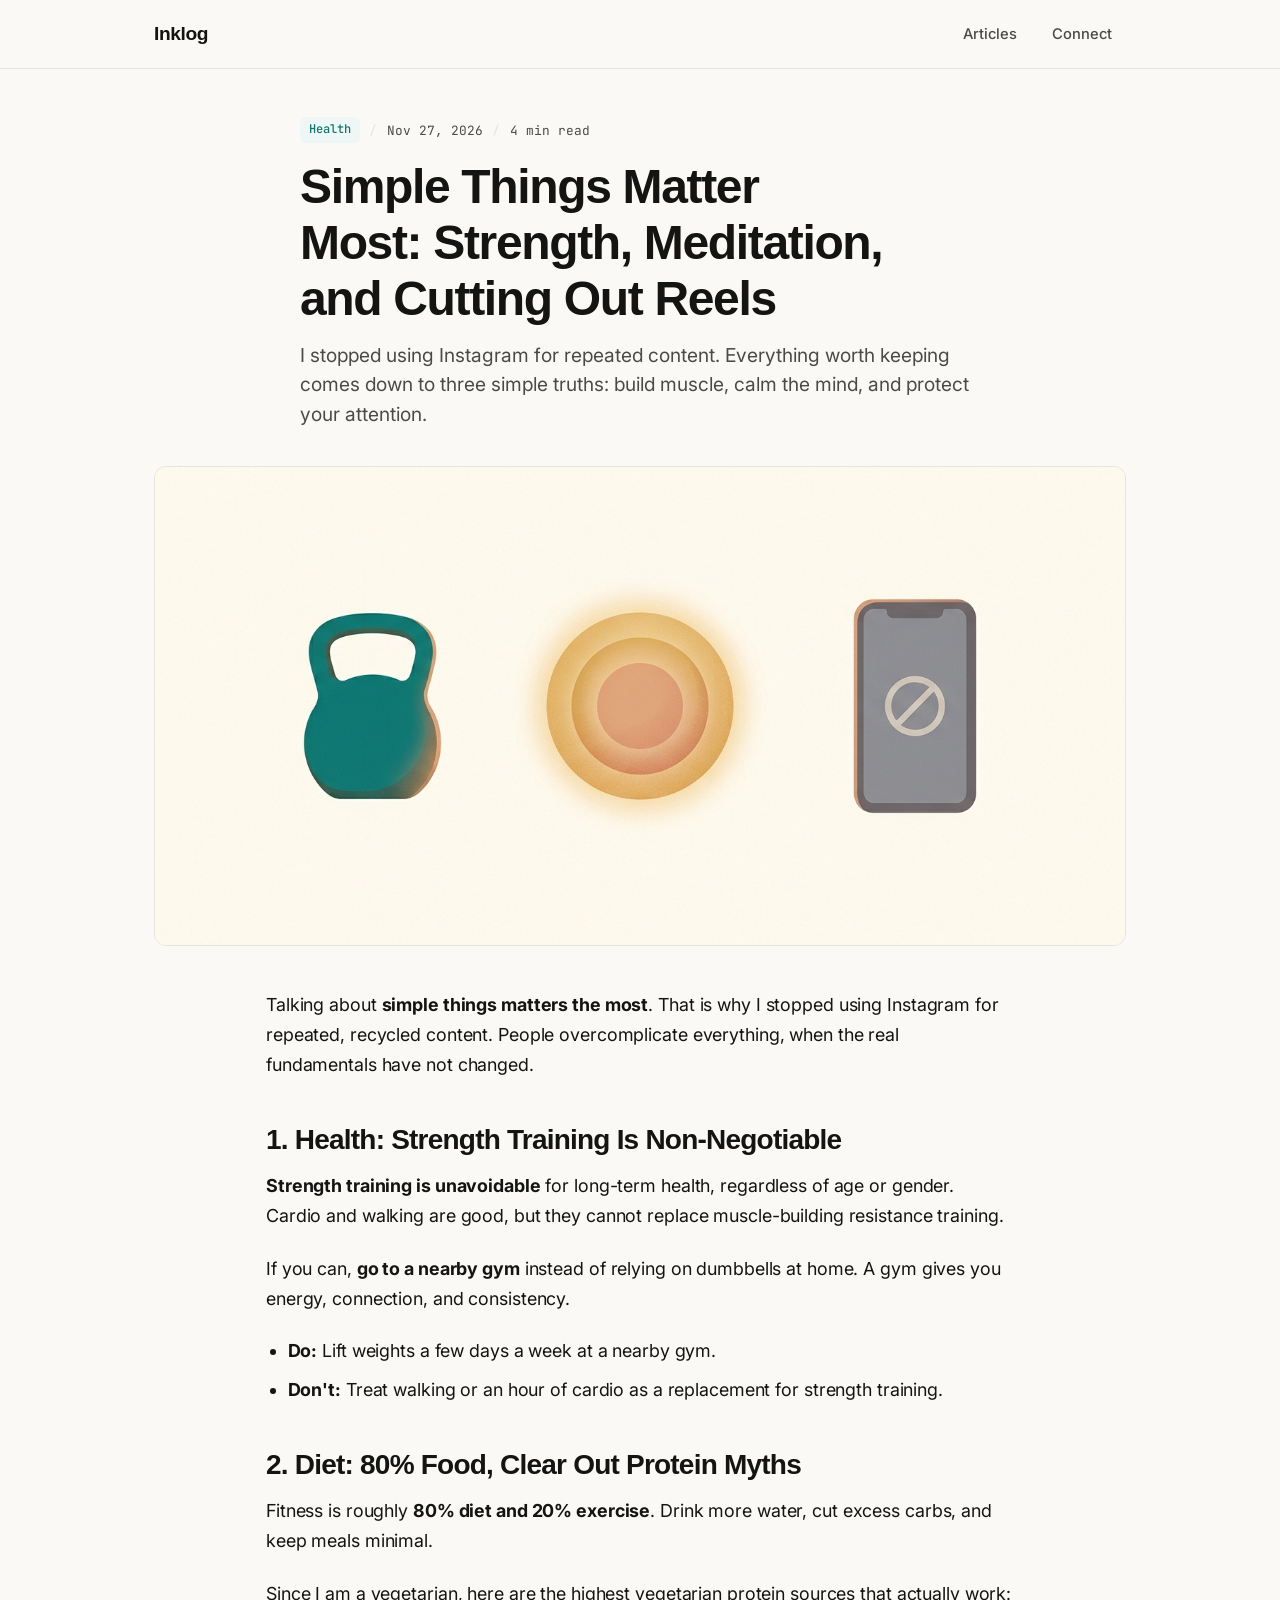
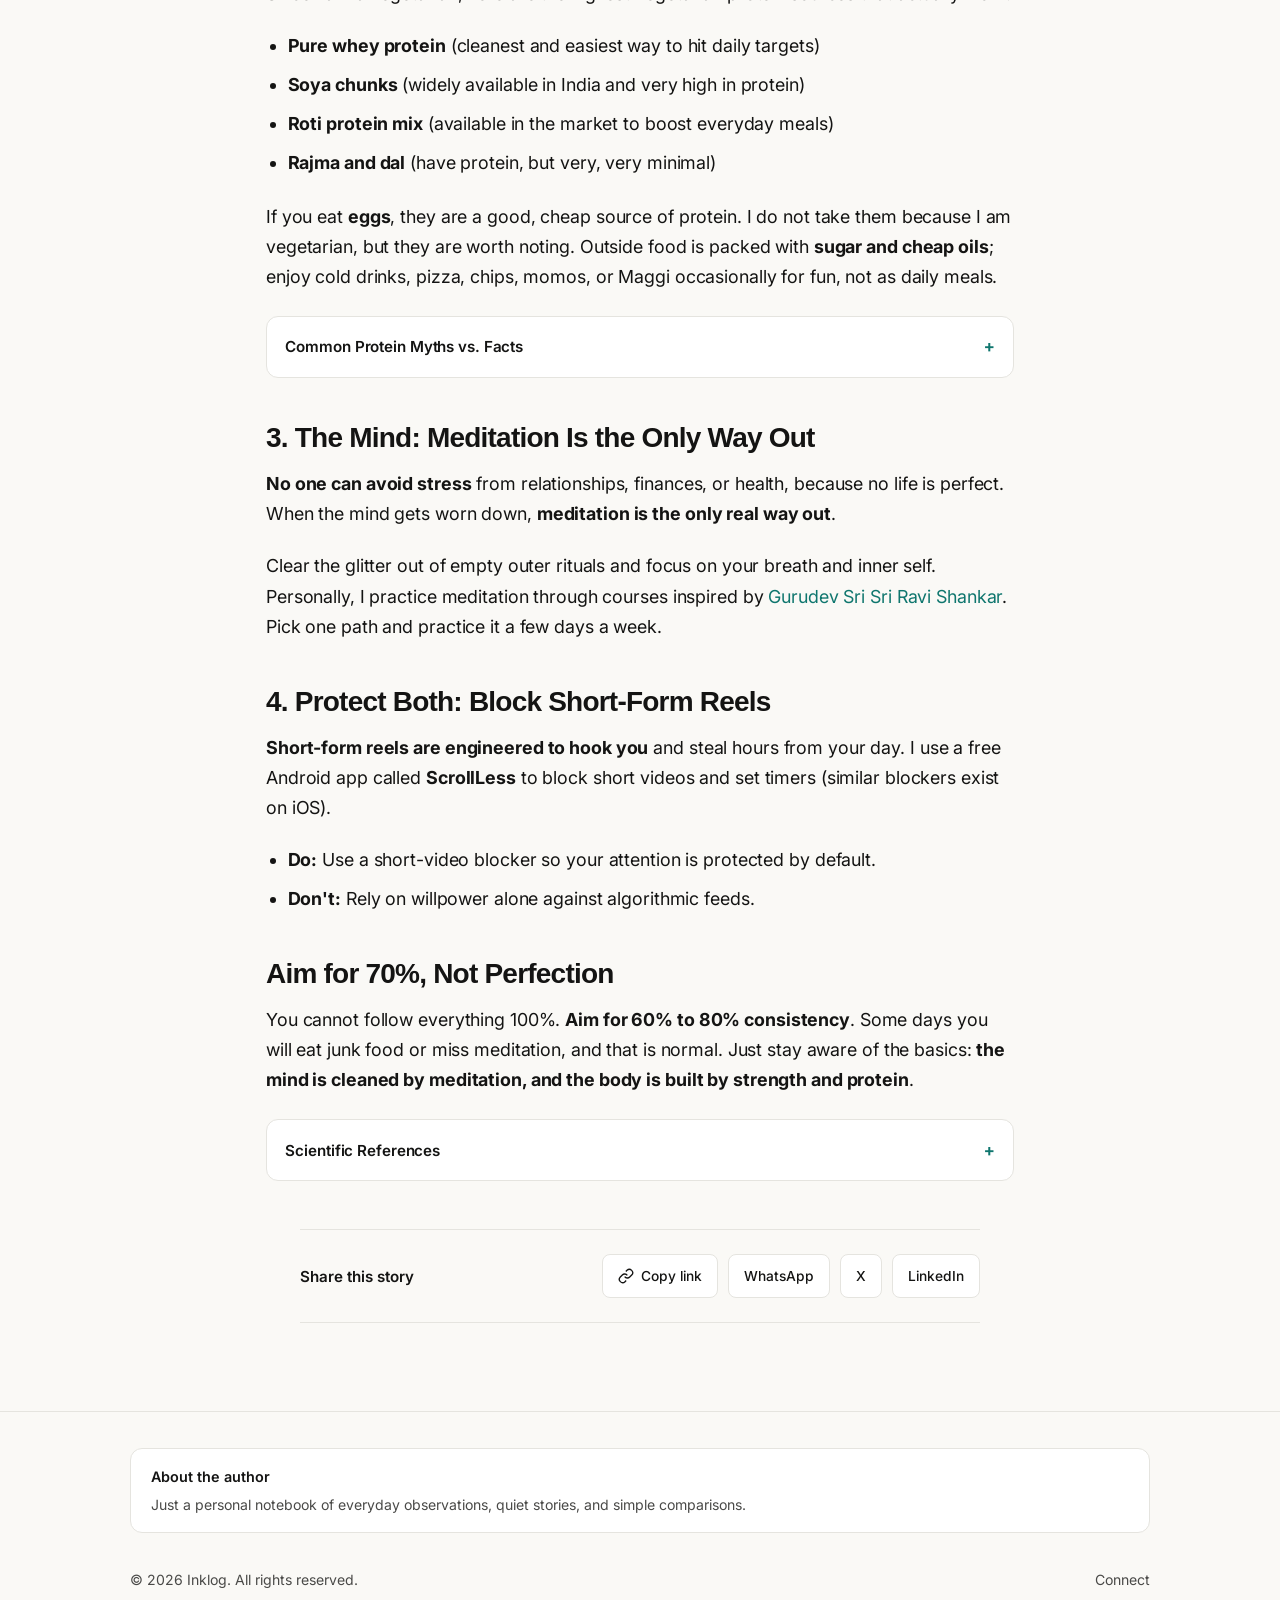
<file: posts/simple-things-matter-most.html>
<!DOCTYPE html>
<html lang="en">
<head>
  <meta charset="UTF-8" />
  <meta name="viewport" content="width=device-width, initial-scale=1.0" />
  <title>Simple Things Matter Most: Strength, Meditation, and Cutting Out Reels | Inklog</title>
  <meta name="description" content="Why I stopped chasing complicated routines on Instagram and returned to three simple truths: strength training, protein-first meals, meditation, and blocking short-form reels." />
  <meta name="keywords" content="strength training, protein myths, meditation, Art of Living, Sri Sri Ravi Shankar, ScrollLess, quit reels, health philosophy, simple living" />
  <meta property="og:type" content="article" />
  <meta property="og:site_name" content="Inklog" />
  <meta property="og:title" content="Simple Things Matter Most: Strength, Meditation, and Cutting Out Reels" />
  <meta property="og:description" content="Why I stopped chasing complicated routines on Instagram and returned to three simple truths: strength training, protein-first meals, meditation, and blocking short-form reels." />
  <meta property="og:url" content="https://inklog.pages.dev/posts/simple-things-matter-most.html" />
  <meta property="og:image" content="https://inklog.pages.dev/images/simple-things-matter-most/hero.jpg" />
  <meta name="twitter:card" content="summary_large_image" />
  <meta name="twitter:title" content="Simple Things Matter Most: Strength, Meditation, and Cutting Out Reels" />
  <meta name="twitter:description" content="Why I stopped chasing complicated routines on Instagram and returned to three simple truths: strength training, protein-first meals, meditation, and blocking short-form reels." />
  <meta name="twitter:image" content="https://inklog.pages.dev/images/simple-things-matter-most/hero.jpg" />
  <link rel="icon" type="image/svg+xml" href="/favicon.svg" />
  <link rel="preconnect" href="https://fonts.googleapis.com" />
  <link rel="preconnect" href="https://fonts.gstatic.com" crossorigin />
  <link rel="preconnect" href="https://api.fontshare.com" crossorigin />
  <link href="https://api.fontshare.com/v2/css?f[]=satoshi@500,700&display=swap" rel="stylesheet" />
  <link href="https://fonts.googleapis.com/css2?family=Inter:wght@400;500;600;700&family=JetBrains+Mono:wght@400;500&display=swap" rel="stylesheet" />
  <link rel="stylesheet" href="/style.css" />
</head>
<body>
  <div class="progress-bar" id="progressBar" aria-hidden="true"></div>

  <header class="site-header">
    <div class="header-inner">
      <a href="/" class="site-title">Inklog</a>
      <nav class="nav-links" aria-label="Primary">
        <a href="/">Articles</a>
        <a href="/contact">Connect</a>
      </nav>
    </div>
  </header>

  <main class="container">
    <article>
      <header class="article-header">
        <div class="article-meta">
          <span class="tag">Health</span>
          <span class="meta-sep" aria-hidden="true">/</span>
          <time datetime="2026-11-27">Nov 27, 2026</time>
          <span class="meta-sep" aria-hidden="true">/</span>
          <span>4 min read</span>
        </div>
        <h1>Simple Things Matter Most: Strength, Meditation, and Cutting Out Reels</h1>
        <p class="article-subtitle">I stopped using Instagram for repeated content. Everything worth keeping comes down to three simple truths: build muscle, calm the mind, and protect your attention.</p>
      </header>

      <figure class="article-hero-img">
        <img src="/images/simple-things-matter-most/hero.jpg" alt="A minimalist illustration of a teal kettlebell, a glowing breath circle, and a paused smartphone" />
      </figure>

      <div class="prose">
        <p>Talking about <strong>simple things matters the most</strong>. That is why I stopped using Instagram for repeated, recycled content. People overcomplicate everything, when the real fundamentals have not changed.</p>

        <h2>1. Health: Strength Training Is Non-Negotiable</h2>

        <p><strong>Strength training is unavoidable</strong> for long-term health, regardless of age or gender. Cardio and walking are good, but they cannot replace muscle-building resistance training.</p>

        <p>If you can, <strong>go to a nearby gym</strong> instead of relying on dumbbells at home. A gym gives you energy, connection, and consistency.</p>

        <ul>
          <li><strong>Do:</strong> Lift weights a few days a week at a nearby gym.</li>
          <li><strong>Don't:</strong> Treat walking or an hour of cardio as a replacement for strength training.</li>
        </ul>

        <h2>2. Diet: 80% Food, Clear Out Protein Myths</h2>

        <p>Fitness is roughly <strong>80% diet and 20% exercise</strong>. Drink more water, cut excess carbs, and keep meals minimal.</p>

        <p>Since I am a vegetarian, here are the highest vegetarian protein sources that actually work:</p>

        <ul>
          <li><strong>Pure whey protein</strong> (cleanest and easiest way to hit daily targets)</li>
          <li><strong>Soya chunks</strong> (widely available in India and very high in protein)</li>
          <li><strong>Roti protein mix</strong> (available in the market to boost everyday meals)</li>
          <li><strong>Rajma and dal</strong> (have protein, but very, very minimal)</li>
        </ul>

        <p>If you eat <strong>eggs</strong>, they are a good, cheap source of protein. I do not take them because I am vegetarian, but they are worth noting. Outside food is packed with <strong>sugar and cheap oils</strong>; enjoy cold drinks, pizza, chips, momos, or Maggi occasionally for fun, not as daily meals.</p>

        <details class="myth-box">
          <summary>Common Protein Myths vs. Facts</summary>
          <div class="myth-box-body">
            <div class="myth-item"><strong>Roti &amp; Rice:</strong> Primarily carbs, not protein. Keep portions minimal and pair with real protein.</div>
            <div class="myth-item"><strong>Sattu &amp; Oats:</strong> Carb-heavy with moderate protein. Do not rely on them as your main protein source.</div>
            <div class="myth-item"><strong>Peanut Butter:</strong> Mostly fats and calories. Use sparingly; add whey or sorted veg protein.</div>
          </div>
        </details>

        <h2>3. The Mind: Meditation Is the Only Way Out</h2>

        <p><strong>No one can avoid stress</strong> from relationships, finances, or health, because no life is perfect. When the mind gets worn down, <strong>meditation is the only real way out</strong>.</p>

        <p>Clear the glitter out of empty outer rituals and focus on your breath and inner self. Personally, I practice meditation through courses inspired by <a href="https://www.artofliving.org/" target="_blank" rel="noopener noreferrer">Gurudev Sri Sri Ravi Shankar</a>. Pick one path and practice it a few days a week.</p>

        <h2>4. Protect Both: Block Short-Form Reels</h2>

        <p><strong>Short-form reels are engineered to hook you</strong> and steal hours from your day. I use a free Android app called <strong>ScrollLess</strong> to block short videos and set timers (similar blockers exist on iOS).</p>

        <ul>
          <li><strong>Do:</strong> Use a short-video blocker so your attention is protected by default.</li>
          <li><strong>Don't:</strong> Rely on willpower alone against algorithmic feeds.</li>
        </ul>

        <h2>Aim for 70%, Not Perfection</h2>

        <p>You cannot follow everything 100%. <strong>Aim for 60% to 80% consistency</strong>. Some days you will eat junk food or miss meditation, and that is normal. Just stay aware of the basics: <strong>the mind is cleaned by meditation, and the body is built by strength and protein</strong>.</p>

        <details class="myth-box">
          <summary>Scientific References</summary>
          <div class="myth-box-body">
            <div class="myth-item"><strong>Strength Training:</strong> 90 to 120 min/week lowers all-cause mortality by 13% and preserves muscle and bone density. <a href="https://pubmed.ncbi.nlm.nih.gov/" target="_blank" rel="noopener noreferrer">Harvard / BJSM (PubMed)</a></div>
            <div class="myth-item"><strong>Added Sugars:</strong> WHO recommends keeping free sugars below 10% of daily energy intake (ideally under 5%). <a href="https://www.who.int/publications/i/item/9789241549028" target="_blank" rel="noopener noreferrer">World Health Organization</a></div>
            <div class="myth-item"><strong>Meditation:</strong> Mindfulness and meditation reduce psychological stress and anxiety. <a href="https://www.nccih.nih.gov/health/meditation-and-mindfulness-effectiveness-and-safety" target="_blank" rel="noopener noreferrer">NIH / NCCIH</a></div>
            <div class="myth-item"><strong>Short-Form Video:</strong> Problematic short-video use is linked to attentional fragmentation. <a href="https://pmc.ncbi.nlm.nih.gov/" target="_blank" rel="noopener noreferrer">PubMed Central (NIH)</a></div>
          </div>
        </details>
      </div>

      <div class="share-bar" aria-label="Share this article">
        <span class="share-label">Share this story</span>
        <div class="share-actions">
          <button class="share-btn" type="button" id="copyLinkBtn">
            <svg viewBox="0 0 24 24" fill="none" stroke="currentColor" stroke-width="2" aria-hidden="true">
              <path d="M10 13a5 5 0 0 0 7.54.54l3-3a5 5 0 0 0-7.07-7.07l-1.72 1.71"></path>
              <path d="M14 11a5 5 0 0 0-7.54-.54l-3 3a5 5 0 0 0 7.07 7.07l1.71-1.71"></path>
            </svg>
            Copy link
          </button>
          <a class="share-btn" id="shareWa" target="_blank" rel="noopener noreferrer">WhatsApp</a>
          <a class="share-btn" id="shareX" target="_blank" rel="noopener noreferrer">X</a>
          <a class="share-btn" id="shareLi" target="_blank" rel="noopener noreferrer">LinkedIn</a>
        </div>
      </div>
    </article>
  </main>

  <footer class="site-footer">
    <div class="footer-author">
      <div class="footer-author-title">About the author</div>
      <p>Just a personal notebook of everyday observations, quiet stories, and simple comparisons.</p>
    </div>
    <div class="footer-inner">
      <span>&copy; 2026 Inklog. All rights reserved.</span>
      <div class="footer-links">
        <a href="/contact">Connect</a>
      </div>
    </div>
  </footer>

  <script>
    const progressBar = document.getElementById('progressBar');
    window.addEventListener('scroll', () => {
      const docHeight = document.documentElement.scrollHeight - window.innerHeight;
      const pct = docHeight > 0 ? (window.scrollY / docHeight) * 100 : 0;
      progressBar.style.width = pct + '%';
    }, { passive: true });

    const pageUrl = encodeURIComponent(window.location.href);
    const pageTitle = encodeURIComponent(document.title);
    document.getElementById('shareWa').href = `https://wa.me/?text=${pageTitle}%20${pageUrl}`;
    document.getElementById('shareX').href = `https://twitter.com/intent/tweet?url=${pageUrl}&text=${pageTitle}`;
    document.getElementById('shareLi').href = `https://www.linkedin.com/sharing/share-offsite/?url=${pageUrl}`;

    const copyBtn = document.getElementById('copyLinkBtn');
    copyBtn.addEventListener('click', async () => {
      try {
        await navigator.clipboard.writeText(window.location.href);
        copyBtn.textContent = 'Copied';
        setTimeout(() => { copyBtn.textContent = 'Copy link'; }, 2000);
      } catch (e) {}
    });
  </script>
</body>
</html>
</file>
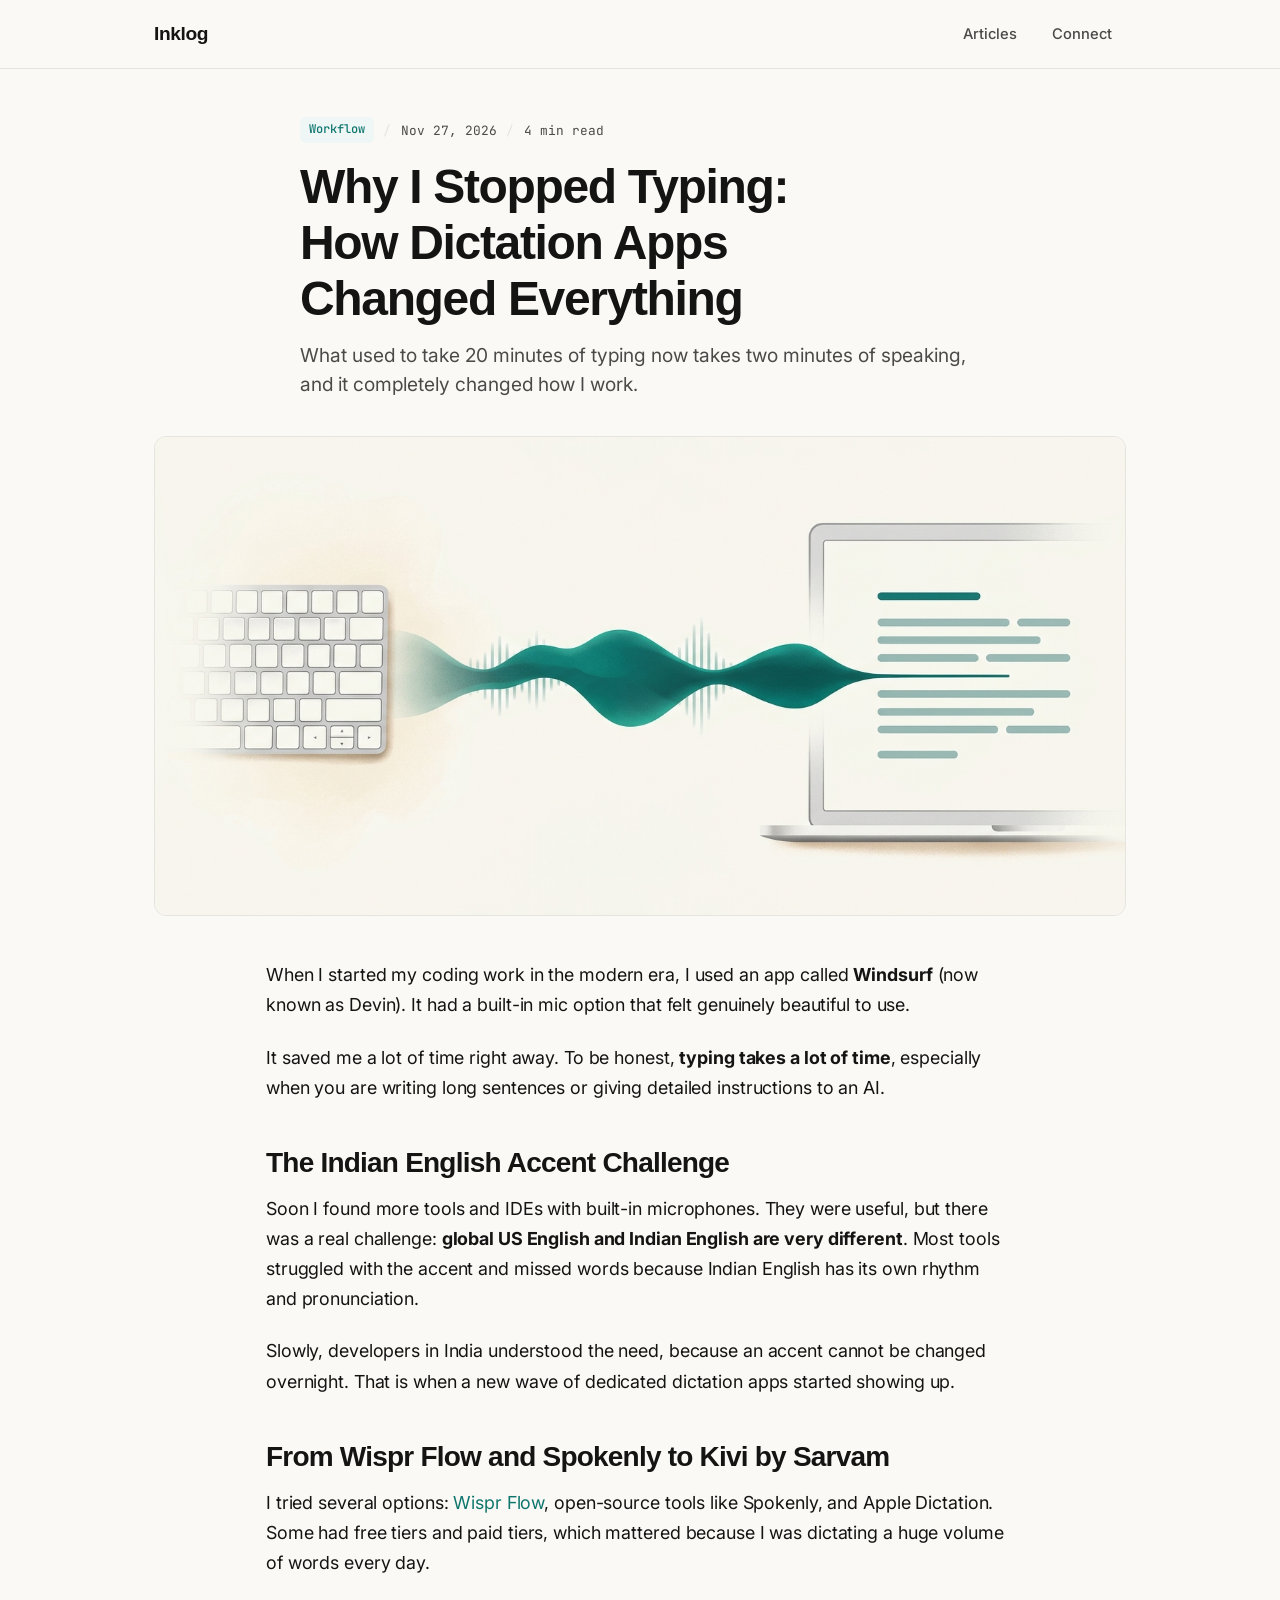
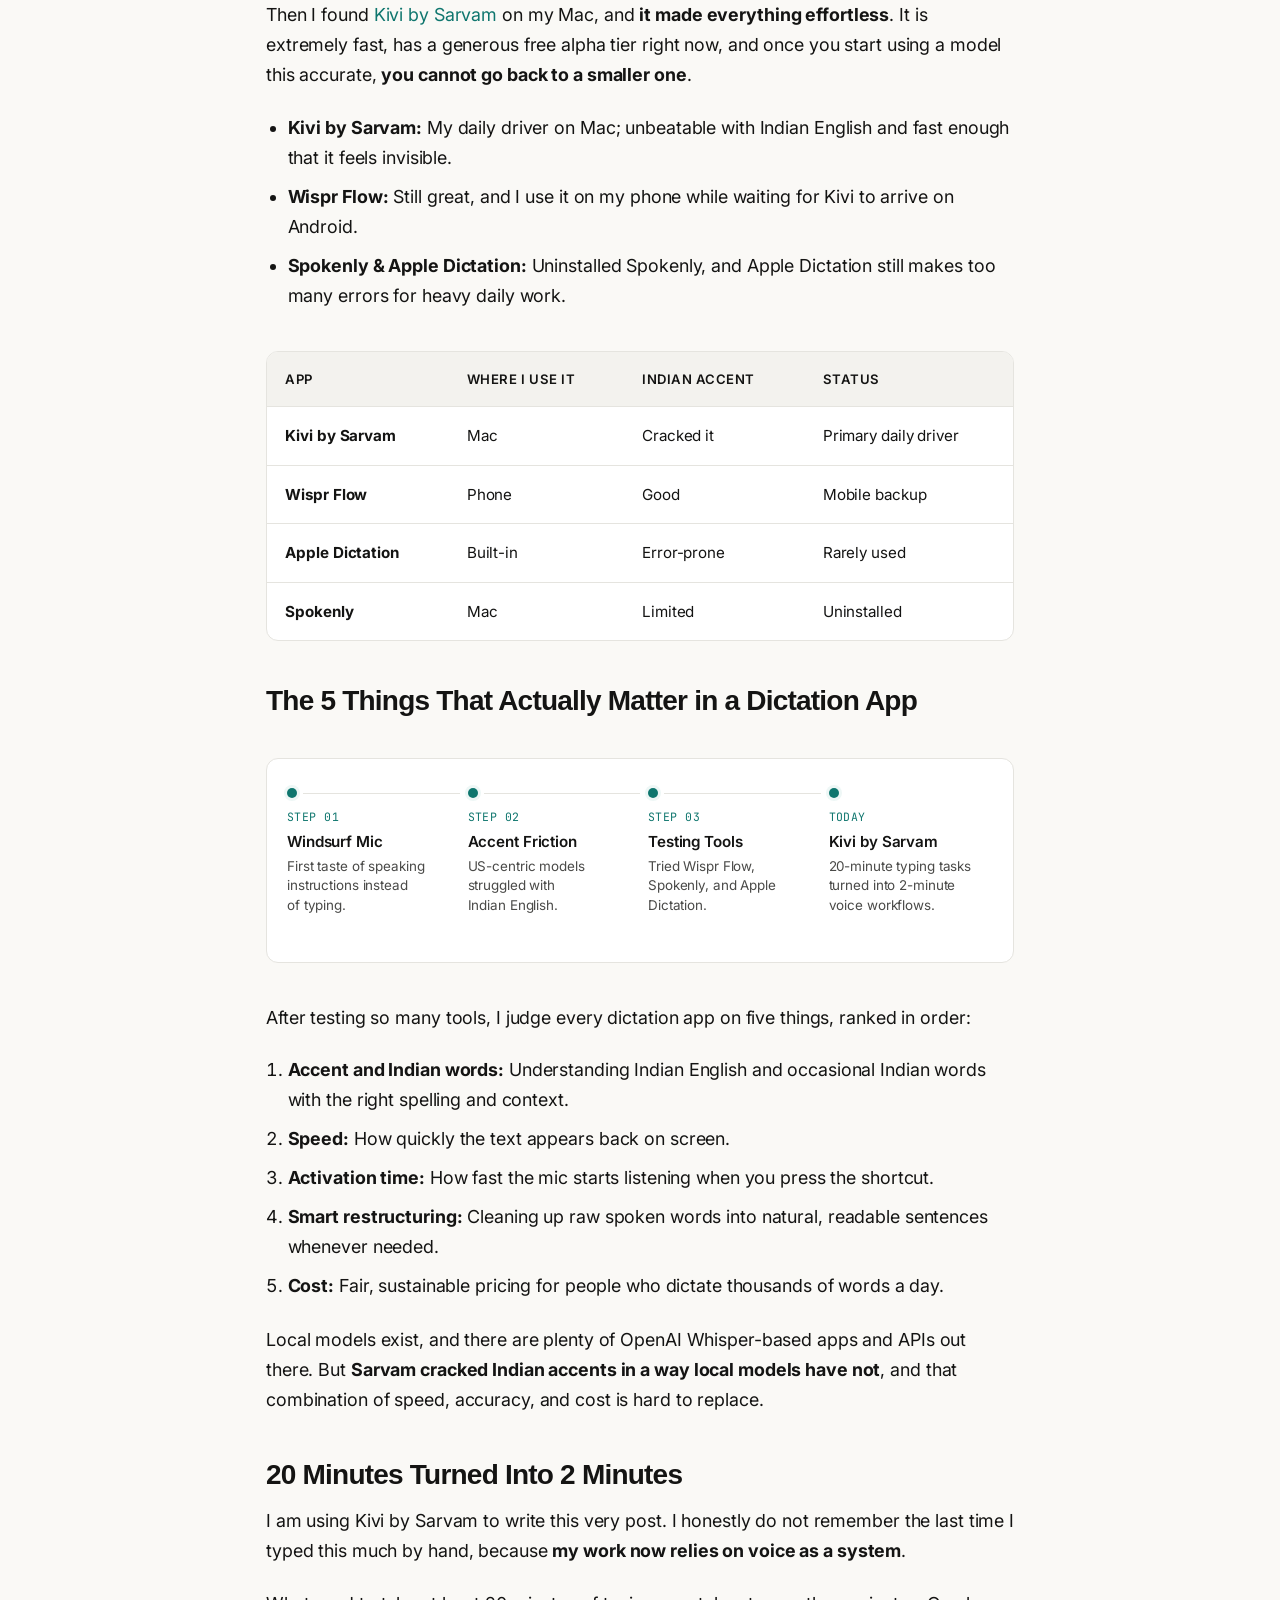
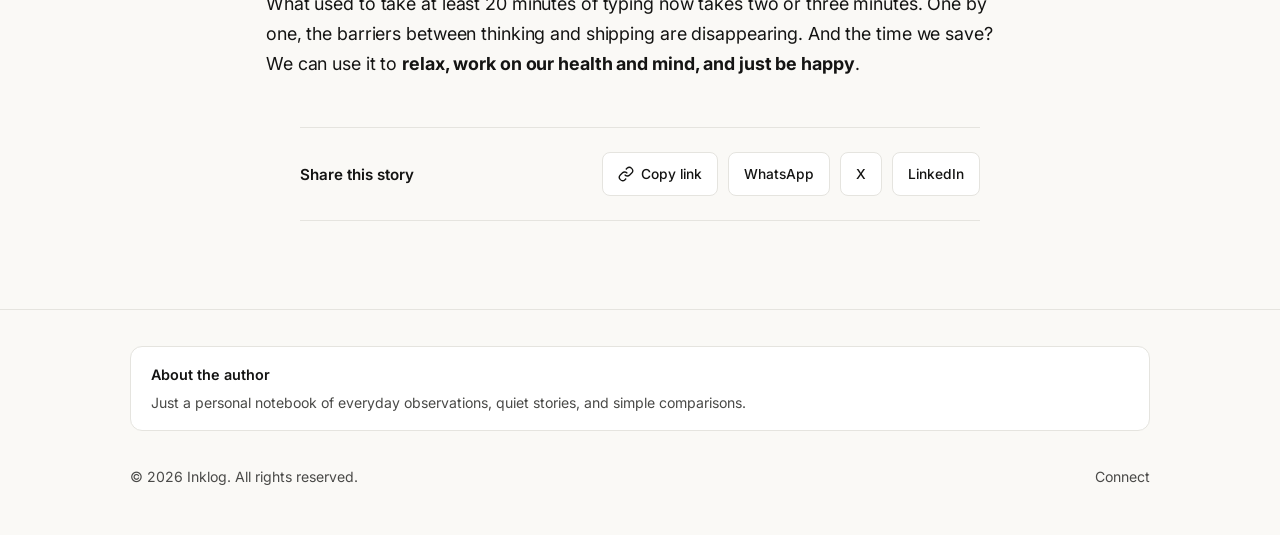
<file: posts/why-i-stopped-typing.html>
<!DOCTYPE html>
<html lang="en">
<head>
  <meta charset="UTF-8" />
  <meta name="viewport" content="width=device-width, initial-scale=1.0" />
  <title>Why I Stopped Typing: How Dictation Apps Changed Everything | Inklog</title>
  <meta name="description" content="From Windsurf's built-in mic to Kivi by Sarvam and Wispr Flow: how voice dictation replaced typing and turned 20-minute tasks into 2-minute habits." />
  <meta name="keywords" content="voice dictation, Kivi by Sarvam, Wispr Flow, Spokenly, Apple Dictation, Indian English, speech to text, Mac dictation, AI coding workflow" />
  <meta property="og:type" content="article" />
  <meta property="og:site_name" content="Inklog" />
  <meta property="og:title" content="Why I Stopped Typing: How Dictation Apps Changed Everything" />
  <meta property="og:description" content="From Windsurf's built-in mic to Kivi by Sarvam and Wispr Flow: how voice dictation replaced typing and turned 20-minute tasks into 2-minute habits." />
  <meta property="og:url" content="https://inklog.pages.dev/posts/why-i-stopped-typing.html" />
  <meta property="og:image" content="https://inklog.pages.dev/images/why-i-stopped-typing/hero.jpg" />
  <meta name="twitter:card" content="summary_large_image" />
  <meta name="twitter:title" content="Why I Stopped Typing: How Dictation Apps Changed Everything" />
  <meta name="twitter:description" content="From Windsurf's built-in mic to Kivi by Sarvam and Wispr Flow: how voice dictation replaced typing and turned 20-minute tasks into 2-minute habits." />
  <meta name="twitter:image" content="https://inklog.pages.dev/images/why-i-stopped-typing/hero.jpg" />
  <link rel="icon" type="image/svg+xml" href="/favicon.svg" />
  <link rel="preconnect" href="https://fonts.googleapis.com" />
  <link rel="preconnect" href="https://fonts.gstatic.com" crossorigin />
  <link rel="preconnect" href="https://api.fontshare.com" crossorigin />
  <link href="https://api.fontshare.com/v2/css?f[]=satoshi@500,700&display=swap" rel="stylesheet" />
  <link href="https://fonts.googleapis.com/css2?family=Inter:wght@400;500;600;700&family=JetBrains+Mono:wght@400;500&display=swap" rel="stylesheet" />
  <link rel="stylesheet" href="/style.css" />
</head>
<body>
  <div class="progress-bar" id="progressBar" aria-hidden="true"></div>

  <header class="site-header">
    <div class="header-inner">
      <a href="/" class="site-title">Inklog</a>
      <nav class="nav-links" aria-label="Primary">
        <a href="/">Articles</a>
        <a href="/contact">Connect</a>
      </nav>
    </div>
  </header>

  <main class="container">
    <article>
      <header class="article-header">
        <div class="article-meta">
          <span class="tag">Workflow</span>
          <span class="meta-sep" aria-hidden="true">/</span>
          <time datetime="2026-11-27">Nov 27, 2026</time>
          <span class="meta-sep" aria-hidden="true">/</span>
          <span>4 min read</span>
        </div>
        <h1>Why I Stopped Typing: How Dictation Apps Changed Everything</h1>
        <p class="article-subtitle">What used to take 20 minutes of typing now takes two minutes of speaking, and it completely changed how I work.</p>
      </header>

      <figure class="article-hero-img">
        <img src="/images/why-i-stopped-typing/hero.jpg" alt="A modern Mac keyboard fading softly on the left into a glowing teal voice soundwave and clean text lines on the right" />
      </figure>

      <div class="prose">
        <p>When I started my coding work in the modern era, I used an app called <strong>Windsurf</strong> (now known as Devin). It had a built-in mic option that felt genuinely beautiful to use.</p>

        <p>It saved me a lot of time right away. To be honest, <strong>typing takes a lot of time</strong>, especially when you are writing long sentences or giving detailed instructions to an AI.</p>

        <h2>The Indian English Accent Challenge</h2>

        <p>Soon I found more tools and IDEs with built-in microphones. They were useful, but there was a real challenge: <strong>global US English and Indian English are very different</strong>. Most tools struggled with the accent and missed words because Indian English has its own rhythm and pronunciation.</p>

        <p>Slowly, developers in India understood the need, because an accent cannot be changed overnight. That is when a new wave of dedicated dictation apps started showing up.</p>

        <h2>From Wispr Flow and Spokenly to Kivi by Sarvam</h2>

        <p>I tried several options: <a href="https://wisprflow.ai/" target="_blank" rel="noopener noreferrer">Wispr Flow</a>, open-source tools like Spokenly, and Apple Dictation. Some had free tiers and paid tiers, which mattered because I was dictating a huge volume of words every day.</p>

        <p>Then I found <a href="https://heykivi.ai/" target="_blank" rel="noopener noreferrer">Kivi by Sarvam</a> on my Mac, and <strong>it made everything effortless</strong>. It is extremely fast, has a generous free alpha tier right now, and once you start using a model this accurate, <strong>you cannot go back to a smaller one</strong>.</p>

        <ul>
          <li><strong>Kivi by Sarvam:</strong> My daily driver on Mac; unbeatable with Indian English and fast enough that it feels invisible.</li>
          <li><strong>Wispr Flow:</strong> Still great, and I use it on my phone while waiting for Kivi to arrive on Android.</li>
          <li><strong>Spokenly &amp; Apple Dictation:</strong> Uninstalled Spokenly, and Apple Dictation still makes too many errors for heavy daily work.</li>
        </ul>

        <div class="wide-block">
          <div class="table-wrap">
            <table>
              <thead>
                <tr>
                  <th>App</th>
                  <th>Where I Use It</th>
                  <th>Indian Accent</th>
                  <th>Status</th>
                </tr>
              </thead>
              <tbody>
                <tr>
                  <td><strong>Kivi by Sarvam</strong></td>
                  <td>Mac</td>
                  <td>Cracked it</td>
                  <td>Primary daily driver</td>
                </tr>
                <tr>
                  <td><strong>Wispr Flow</strong></td>
                  <td>Phone</td>
                  <td>Good</td>
                  <td>Mobile backup</td>
                </tr>
                <tr>
                  <td><strong>Apple Dictation</strong></td>
                  <td>Built-in</td>
                  <td>Error-prone</td>
                  <td>Rarely used</td>
                </tr>
                <tr>
                  <td><strong>Spokenly</strong></td>
                  <td>Mac</td>
                  <td>Limited</td>
                  <td>Uninstalled</td>
                </tr>
              </tbody>
            </table>
          </div>
        </div>

        <h2>The 5 Things That Actually Matter in a Dictation App</h2>

        <div class="wide-block">
          <div class="journey-timeline" aria-label="Dictation journey timeline">
            <div class="timeline-step">
              <span class="timeline-era">Step 01</span>
              <span class="timeline-title">Windsurf Mic</span>
              <p class="timeline-desc">First taste of speaking instructions instead of typing.</p>
            </div>
            <div class="timeline-step">
              <span class="timeline-era">Step 02</span>
              <span class="timeline-title">Accent Friction</span>
              <p class="timeline-desc">US-centric models struggled with Indian English.</p>
            </div>
            <div class="timeline-step">
              <span class="timeline-era">Step 03</span>
              <span class="timeline-title">Testing Tools</span>
              <p class="timeline-desc">Tried Wispr Flow, Spokenly, and Apple Dictation.</p>
            </div>
            <div class="timeline-step">
              <span class="timeline-era">Today</span>
              <span class="timeline-title">Kivi by Sarvam</span>
              <p class="timeline-desc">20-minute typing tasks turned into 2-minute voice workflows.</p>
            </div>
          </div>
        </div>

        <p>After testing so many tools, I judge every dictation app on five things, ranked in order:</p>

        <ol>
          <li><strong>Accent and Indian words:</strong> Understanding Indian English and occasional Indian words with the right spelling and context.</li>
          <li><strong>Speed:</strong> How quickly the text appears back on screen.</li>
          <li><strong>Activation time:</strong> How fast the mic starts listening when you press the shortcut.</li>
          <li><strong>Smart restructuring:</strong> Cleaning up raw spoken words into natural, readable sentences whenever needed.</li>
          <li><strong>Cost:</strong> Fair, sustainable pricing for people who dictate thousands of words a day.</li>
        </ol>

        <p>Local models exist, and there are plenty of OpenAI Whisper-based apps and APIs out there. But <strong>Sarvam cracked Indian accents in a way local models have not</strong>, and that combination of speed, accuracy, and cost is hard to replace.</p>

        <h2>20 Minutes Turned Into 2 Minutes</h2>

        <p>I am using Kivi by Sarvam to write this very post. I honestly do not remember the last time I typed this much by hand, because <strong>my work now relies on voice as a system</strong>.</p>

        <p>What used to take at least 20 minutes of typing now takes two or three minutes. One by one, the barriers between thinking and shipping are disappearing. And the time we save? We can use it to <strong>relax, work on our health and mind, and just be happy</strong>.</p>
      </div>

      <div class="share-bar" aria-label="Share this article">
        <span class="share-label">Share this story</span>
        <div class="share-actions">
          <button class="share-btn" type="button" id="copyLinkBtn">
            <svg viewBox="0 0 24 24" fill="none" stroke="currentColor" stroke-width="2" aria-hidden="true">
              <path d="M10 13a5 5 0 0 0 7.54.54l3-3a5 5 0 0 0-7.07-7.07l-1.72 1.71"></path>
              <path d="M14 11a5 5 0 0 0-7.54-.54l-3 3a5 5 0 0 0 7.07 7.07l1.71-1.71"></path>
            </svg>
            Copy link
          </button>
          <a class="share-btn" id="shareWa" target="_blank" rel="noopener noreferrer">WhatsApp</a>
          <a class="share-btn" id="shareX" target="_blank" rel="noopener noreferrer">X</a>
          <a class="share-btn" id="shareLi" target="_blank" rel="noopener noreferrer">LinkedIn</a>
        </div>
      </div>
    </article>
  </main>

  <footer class="site-footer">
    <div class="footer-author">
      <div class="footer-author-title">About the author</div>
      <p>Just a personal notebook of everyday observations, quiet stories, and simple comparisons.</p>
    </div>
    <div class="footer-inner">
      <span>&copy; 2026 Inklog. All rights reserved.</span>
      <div class="footer-links">
        <a href="/contact">Connect</a>
      </div>
    </div>
  </footer>

  <script>
    const progressBar = document.getElementById('progressBar');
    window.addEventListener('scroll', () => {
      const docHeight = document.documentElement.scrollHeight - window.innerHeight;
      const pct = docHeight > 0 ? (window.scrollY / docHeight) * 100 : 0;
      progressBar.style.width = pct + '%';
    }, { passive: true });

    const pageUrl = encodeURIComponent(window.location.href);
    const pageTitle = encodeURIComponent(document.title);
    document.getElementById('shareWa').href = `https://wa.me/?text=${pageTitle}%20${pageUrl}`;
    document.getElementById('shareX').href = `https://twitter.com/intent/tweet?url=${pageUrl}&text=${pageTitle}`;
    document.getElementById('shareLi').href = `https://www.linkedin.com/sharing/share-offsite/?url=${pageUrl}`;

    const copyBtn = document.getElementById('copyLinkBtn');
    copyBtn.addEventListener('click', async () => {
      try {
        await navigator.clipboard.writeText(window.location.href);
        copyBtn.textContent = 'Copied';
        setTimeout(() => { copyBtn.textContent = 'Copy link'; }, 2000);
      } catch (e) {}
    });
  </script>
</body>
</html>
</file>
<file: style.css>
:root {
  --bg: #faf9f6;
  --surface: #ffffff;
  --surface-subtle: #f3f2ee;
  --ink: #141413;
  --muted: #4a4a48;
  --border: #e5e4df;
  --accent: #0f766e;
  --accent-hover: #0d625c;
  --accent-soft: #eef7f6;
  --max-prose: 68ch;
  --max-wide: 1020px;
  --radius: 12px;
  --transition: 180ms cubic-bezier(0.2, 0.8, 0.2, 1);
}

*,
*::before,
*::after {
  box-sizing: border-box;
}

html {
  font-size: 16px;
  scroll-behavior: smooth;
}

body {
  margin: 0;
  background: var(--bg);
  color: var(--ink);
  font-family: 'Inter', -apple-system, BlinkMacSystemFont, sans-serif;
  font-size: 1rem;
  line-height: 1.65;
  -webkit-font-smoothing: antialiased;
  overflow-x: hidden;
}

a {
  color: var(--accent);
  text-decoration: none;
  transition: color var(--transition);
}

a:hover {
  color: var(--accent-hover);
  text-decoration: underline;
}

:focus-visible {
  outline: 2px solid var(--accent);
  outline-offset: 3px;
  border-radius: 4px;
}

/* Reading progress bar */
.progress-bar {
  position: fixed;
  top: 0;
  left: 0;
  height: 3px;
  width: 0%;
  background: var(--accent);
  z-index: 50;
  transition: width 80ms linear;
}

/* Header */
.site-header {
  border-bottom: 1px solid var(--border);
  background: rgba(250, 249, 246, 0.92);
  backdrop-filter: blur(10px);
  position: sticky;
  top: 0;
  z-index: 20;
}

.header-inner {
  max-width: var(--max-wide);
  margin: 0 auto;
  padding: 0.75rem 1.5rem;
  display: flex;
  align-items: center;
  justify-content: space-between;
  gap: 1rem;
  flex-wrap: wrap;
}

.site-title {
  display: inline-flex;
  align-items: center;
  min-height: 44px;
  font-family: 'Satoshi', -apple-system, BlinkMacSystemFont, sans-serif;
  font-size: 1.2rem;
  font-weight: 700;
  letter-spacing: -0.02em;
  color: var(--ink);
}

.site-title:hover {
  color: var(--accent);
  text-decoration: none;
}

.nav-links {
  display: flex;
  align-items: center;
  gap: 0.5rem;
}

.nav-links a {
  color: var(--muted);
  font-size: 0.92rem;
  font-weight: 500;
  padding: 0.5rem 0.85rem;
  min-height: 44px;
  display: inline-flex;
  align-items: center;
  border-radius: 8px;
}

.nav-links a:hover,
.nav-links a[aria-current="page"] {
  color: var(--ink);
  background: var(--surface-subtle);
  text-decoration: none;
}

/* Layout */
.container {
  max-width: var(--max-wide);
  margin: 0 auto;
  padding: 3rem 1.5rem 5.5rem;
}

h1, h2, h3 {
  font-family: 'Satoshi', -apple-system, BlinkMacSystemFont, sans-serif;
  line-height: 1.16;
  letter-spacing: -0.028em;
  color: var(--ink);
  margin: 0;
  text-wrap: balance;
}

p {
  text-wrap: pretty;
}

/* Hero */
.hero {
  max-width: 64ch;
  margin-bottom: 2.75rem;
}

.hero h1 {
  font-size: clamp(2.25rem, 4.5vw, 3.25rem);
  font-weight: 600;
  margin-bottom: 1rem;
}

.hero p {
  font-size: 1.15rem;
  color: var(--muted);
  margin: 0;
}

/* Toolbar: Search + Topic Filters */
.toolbar {
  display: flex;
  align-items: center;
  justify-content: space-between;
  gap: 1rem;
  flex-wrap: wrap;
  padding-bottom: 1.75rem;
  margin-bottom: 2.25rem;
  border-bottom: 1px solid var(--border);
}

.filter-group {
  display: flex;
  gap: 0.5rem;
  flex-wrap: wrap;
}

.filter-btn {
  appearance: none;
  border: 1px solid var(--border);
  background: var(--surface);
  color: var(--muted);
  font-family: inherit;
  font-size: 0.88rem;
  font-weight: 500;
  padding: 0.5rem 1rem;
  min-height: 44px;
  border-radius: 999px;
  cursor: pointer;
  transition: all var(--transition);
}

.filter-btn:hover {
  border-color: var(--ink);
  color: var(--ink);
}

.filter-btn[aria-pressed="true"] {
  background: var(--ink);
  color: var(--bg);
  border-color: var(--ink);
}

.search-wrap {
  position: relative;
  min-width: 240px;
  flex: 0 1 290px;
}

.search-icon {
  position: absolute;
  left: 0.85rem;
  top: 50%;
  transform: translateY(-50%);
  width: 16px;
  height: 16px;
  color: var(--muted);
  pointer-events: none;
}

.search-input {
  width: 100%;
  min-height: 44px;
  padding: 0.55rem 0.9rem 0.55rem 2.4rem;
  border: 1px solid var(--border);
  border-radius: 999px;
  background: var(--surface);
  color: var(--ink);
  font-family: inherit;
  font-size: 0.92rem;
  transition: border-color var(--transition);
}

.search-input:focus {
  border-color: var(--accent);
  outline: none;
}

/* Featured & Post Grid */
.post-grid {
  display: grid;
  grid-template-columns: repeat(auto-fill, minmax(310px, 1fr));
  gap: 2rem;
}

.post-card {
  background: var(--surface);
  border: 1px solid var(--border);
  border-radius: var(--radius);
  overflow: hidden;
  display: flex;
  flex-direction: column;
  transition: transform var(--transition), box-shadow var(--transition);
}

.post-card:hover {
  transform: translateY(-3px);
  box-shadow: 0 14px 30px rgba(20, 20, 19, 0.06);
}

.post-card-media {
  display: block;
  overflow: hidden;
  aspect-ratio: 16 / 10;
  background: var(--surface-subtle);
}

.post-card-media img {
  width: 100%;
  height: 100%;
  object-fit: cover;
  display: block;
  transition: transform 300ms ease;
}

.post-card:hover .post-card-media img {
  transform: scale(1.02);
}

.post-card-body {
  padding: 1.5rem;
  display: flex;
  flex-direction: column;
  flex: 1;
}

.post-meta,
.post-card-meta {
  font-family: 'JetBrains Mono', monospace;
  font-size: 0.78rem;
  color: var(--muted);
  display: flex;
  align-items: center;
  gap: 0.55rem;
  flex-wrap: wrap;
  margin-bottom: 0.75rem;
  line-height: 1.2;
}

.tag-pill,
.tag {
  background: var(--accent-soft);
  color: var(--accent);
  padding: 0.2rem 0.55rem;
  border-radius: 6px;
  font-weight: 500;
  font-size: 0.75rem;
}

.meta-sep {
  color: var(--border);
  user-select: none;
}

/* Responsive Journey Timeline */
.journey-timeline {
  display: grid;
  grid-template-columns: repeat(4, 1fr);
  gap: 1rem;
  position: relative;
  margin: 2rem 0;
  padding: 1.5rem 1.25rem;
  background: var(--surface);
  border: 1px solid var(--border);
  border-radius: var(--radius);
}

.timeline-step {
  position: relative;
  display: flex;
  flex-direction: column;
  gap: 0.35rem;
  padding-top: 1.5rem;
}

.timeline-step::before {
  content: '';
  position: absolute;
  top: 0.35rem;
  left: 0;
  width: 10px;
  height: 10px;
  border-radius: 50%;
  background: var(--accent);
  box-shadow: 0 0 0 3px var(--accent-soft);
}

.timeline-step::after {
  content: '';
  position: absolute;
  top: 0.62rem;
  left: 16px;
  right: -0.5rem;
  height: 1px;
  background: var(--border);
}

.timeline-step:last-child::after {
  display: none;
}

.timeline-era {
  font-family: 'JetBrains Mono', monospace;
  font-size: 0.72rem;
  color: var(--accent);
  text-transform: uppercase;
  letter-spacing: 0.04em;
}

.timeline-title {
  font-weight: 600;
  font-size: 0.95rem;
  color: var(--ink);
  line-height: 1.3;
}

.timeline-desc {
  font-size: 0.84rem;
  color: var(--muted);
  line-height: 1.45;
  margin: 0;
}

/* Collapsible Details / Myths & References */
.myth-box {
  margin: 1.5rem 0;
  background: var(--surface);
  border: 1px solid var(--border);
  border-radius: var(--radius);
  overflow: hidden;
}

.myth-box summary {
  padding: 0.95rem 1.15rem;
  font-weight: 600;
  font-size: 0.95rem;
  color: var(--ink);
  cursor: pointer;
  list-style: none;
  display: flex;
  align-items: center;
  justify-content: space-between;
  min-height: 44px;
}

.myth-box summary::-webkit-details-marker {
  display: none;
}

.myth-box summary::after {
  content: '+';
  font-family: 'JetBrains Mono', monospace;
  font-size: 1.1rem;
  color: var(--accent);
}

.myth-box[open] summary::after {
  content: '-';
}

.myth-box-body {
  padding: 0 1.15rem 1.15rem;
  border-top: 1px solid var(--border);
  font-size: 0.94rem;
}

.myth-item {
  padding: 0.75rem 0;
  border-bottom: 1px solid var(--border);
}

.myth-item:last-child {
  border-bottom: none;
  padding-bottom: 0;
}

@media (max-width: 720px) {
  .journey-timeline {
    grid-template-columns: 1fr;
    gap: 1.25rem;
    padding: 1.25rem;
  }

  .timeline-step {
    padding-top: 0;
    padding-left: 1.6rem;
  }

  .timeline-step::before {
    top: 0.25rem;
    left: 0;
  }

  .timeline-step::after {
    top: 1.15rem;
    left: 4.5px;
    right: auto;
    bottom: -1.1rem;
    width: 1px;
    height: auto;
  }
}

.post-card h2 {
  font-size: 1.45rem;
  margin-bottom: 0.65rem;
}

.post-card h2 a {
  color: var(--ink);
}

.post-card h2 a:hover {
  color: var(--accent);
  text-decoration: none;
}

.post-card p {
  color: var(--muted);
  font-size: 0.96rem;
  margin: 0 0 1.25rem;
  flex: 1;
}

.read-link {
  display: inline-flex;
  align-items: center;
  gap: 0.4rem;
  font-size: 0.9rem;
  font-weight: 600;
  color: var(--accent);
  min-height: 44px;
}

.empty-state {
  display: none;
  padding: 3rem 1.5rem;
  text-align: center;
  background: var(--surface);
  border: 1px solid var(--border);
  border-radius: var(--radius);
  color: var(--muted);
}

.empty-state.visible {
  display: block;
}

/* Article Page */
.article-header {
  max-width: var(--max-prose);
  margin: 0 auto 2.25rem;
}

.article-header h1 {
  font-size: clamp(2.1rem, 4.2vw, 3rem);
  font-weight: 600;
  margin-bottom: 0.9rem;
}

.article-meta {
  display: flex;
  align-items: center;
  flex-wrap: wrap;
  gap: 0.6rem;
  margin-bottom: 1rem;
  font-family: 'JetBrains Mono', monospace;
  font-size: 0.8rem;
  color: var(--muted);
}

.article-meta .meta-sep {
  color: var(--border);
  user-select: none;
}

/* Responsive Journey Timeline */
.journey-timeline {
  display: grid;
  grid-template-columns: repeat(4, 1fr);
  gap: 1rem;
  position: relative;
  margin: 2rem 0;
  padding: 1.5rem 1.25rem;
  background: var(--surface);
  border: 1px solid var(--border);
  border-radius: var(--radius);
}

.timeline-step {
  position: relative;
  display: flex;
  flex-direction: column;
  gap: 0.35rem;
  padding-top: 1.5rem;
}

.timeline-step::before {
  content: '';
  position: absolute;
  top: 0.35rem;
  left: 0;
  width: 10px;
  height: 10px;
  border-radius: 50%;
  background: var(--accent);
  box-shadow: 0 0 0 3px var(--accent-soft);
}

.timeline-step::after {
  content: '';
  position: absolute;
  top: 0.62rem;
  left: 16px;
  right: -0.5rem;
  height: 1px;
  background: var(--border);
}

.timeline-step:last-child::after {
  display: none;
}

.timeline-era {
  font-family: 'JetBrains Mono', monospace;
  font-size: 0.72rem;
  color: var(--accent);
  text-transform: uppercase;
  letter-spacing: 0.04em;
}

.timeline-title {
  font-weight: 600;
  font-size: 0.95rem;
  color: var(--ink);
  line-height: 1.3;
}

.timeline-desc {
  font-size: 0.84rem;
  color: var(--muted);
  line-height: 1.45;
  margin: 0;
}

/* Collapsible Details / Myths & References */
.myth-box {
  margin: 1.5rem 0;
  background: var(--surface);
  border: 1px solid var(--border);
  border-radius: var(--radius);
  overflow: hidden;
}

.myth-box summary {
  padding: 0.95rem 1.15rem;
  font-weight: 600;
  font-size: 0.95rem;
  color: var(--ink);
  cursor: pointer;
  list-style: none;
  display: flex;
  align-items: center;
  justify-content: space-between;
  min-height: 44px;
}

.myth-box summary::-webkit-details-marker {
  display: none;
}

.myth-box summary::after {
  content: '+';
  font-family: 'JetBrains Mono', monospace;
  font-size: 1.1rem;
  color: var(--accent);
}

.myth-box[open] summary::after {
  content: '-';
}

.myth-box-body {
  padding: 0 1.15rem 1.15rem;
  border-top: 1px solid var(--border);
  font-size: 0.94rem;
}

.myth-item {
  padding: 0.75rem 0;
  border-bottom: 1px solid var(--border);
}

.myth-item:last-child {
  border-bottom: none;
  padding-bottom: 0;
}

@media (max-width: 720px) {
  .journey-timeline {
    grid-template-columns: 1fr;
    gap: 1.25rem;
    padding: 1.25rem;
  }

  .timeline-step {
    padding-top: 0;
    padding-left: 1.6rem;
  }

  .timeline-step::before {
    top: 0.25rem;
    left: 0;
  }

  .timeline-step::after {
    top: 1.15rem;
    left: 4.5px;
    right: auto;
    bottom: -1.1rem;
    width: 1px;
    height: auto;
  }
}

.article-subtitle {
  font-size: 1.2rem;
  color: var(--muted);
  margin: 0 0 1.5rem;
  line-height: 1.55;
}

.author-row {
  display: flex;
  align-items: center;
  justify-content: space-between;
  gap: 1rem;
  flex-wrap: wrap;
  padding-top: 1.25rem;
  border-top: 1px solid var(--border);
}

.author-info {
  display: flex;
  align-items: center;
  gap: 0.75rem;
}

.author-avatar {
  width: 40px;
  height: 40px;
  border-radius: 50%;
  background: var(--ink);
  color: var(--bg);
  display: grid;
  place-items: center;
  font-family: 'Newsreader', Georgia, serif;
  font-weight: 600;
  font-size: 1.05rem;
}

.author-name {
  font-weight: 600;
  font-size: 0.95rem;
  line-height: 1.2;
}

.author-sub {
  font-family: 'JetBrains Mono', monospace;
  font-size: 0.78rem;
  color: var(--muted);
}

.article-hero-img {
  max-width: var(--max-wide);
  margin: 0 auto 2.75rem;
}

.article-hero-img img {
  width: 100%;
  max-height: 480px;
  object-fit: cover;
  border-radius: var(--radius);
  border: 1px solid var(--border);
  display: block;
}

.caption {
  font-size: 0.84rem;
  color: var(--muted);
  margin-top: 0.6rem;
  text-align: center;
}

.prose {
  max-width: var(--max-prose);
  margin: 0 auto;
  font-family: 'Inter', -apple-system, BlinkMacSystemFont, sans-serif;
  font-size: 1.12rem;
  line-height: 1.68;
  letter-spacing: -0.006em;
}

.prose h2 {
  font-size: 1.75rem;
  margin: 2.75rem 0 0.9rem;
}

.prose h3 {
  font-size: 1.3rem;
  margin: 2rem 0 0.65rem;
}

.prose p {
  margin: 0 0 1.4rem;
}

.prose ul,
.prose ol {
  margin: 0 0 1.5rem;
  padding-left: 1.35rem;
}

.prose li {
  margin-bottom: 0.55rem;
}

.pull-quote {
  margin: 2.25rem 0;
  padding: 1.5rem 1.75rem;
  background: var(--surface-subtle);
  border: 1px solid var(--border);
  border-radius: var(--radius);
  font-family: 'Satoshi', -apple-system, BlinkMacSystemFont, sans-serif;
  font-style: italic;
  font-size: 1.32rem;
  line-height: 1.48;
  color: var(--ink);
}

.wide-block {
  max-width: var(--max-wide);
  margin: 2.5rem auto;
}

.table-wrap {
  background: var(--surface);
  border: 1px solid var(--border);
  border-radius: var(--radius);
  overflow-x: auto;
  -webkit-overflow-scrolling: touch;
}

@media (max-width: 640px) {
  th, td {
    padding: 0.75rem 0.85rem;
    font-size: 0.88rem;
  }
}

table {
  width: 100%;
  border-collapse: collapse;
  font-size: 0.95rem;
  text-align: left;
}

th, td {
  padding: 1rem 1.15rem;
  border-bottom: 1px solid var(--border);
  vertical-align: top;
}

th {
  background: var(--surface-subtle);
  font-weight: 600;
  color: var(--ink);
  font-size: 0.82rem;
  text-transform: uppercase;
  letter-spacing: 0.04em;
}

tr:last-child td {
  border-bottom: none;
}

.inline-figure {
  margin: 2.25rem 0;
}

.inline-figure img {
  width: 100%;
  border-radius: var(--radius);
  border: 1px solid var(--border);
  display: block;
}

/* Share Bar */
.share-bar {
  max-width: var(--max-prose);
  margin: 3rem auto 0;
  padding: 1.5rem 0;
  border-top: 1px solid var(--border);
  border-bottom: 1px solid var(--border);
  display: flex;
  align-items: center;
  justify-content: space-between;
  gap: 1rem;
  flex-wrap: wrap;
}

.share-label {
  font-weight: 600;
  font-size: 0.95rem;
}

.share-actions {
  display: flex;
  gap: 0.6rem;
  flex-wrap: wrap;
}

.share-btn {
  display: inline-flex;
  align-items: center;
  gap: 0.45rem;
  min-height: 44px;
  padding: 0.5rem 0.95rem;
  border: 1px solid var(--border);
  border-radius: 8px;
  background: var(--surface);
  color: var(--ink);
  font-family: inherit;
  font-size: 0.86rem;
  font-weight: 500;
  cursor: pointer;
  transition: border-color var(--transition), background var(--transition);
}

.share-btn:hover {
  border-color: var(--ink);
  background: var(--surface-subtle);
  text-decoration: none;
}

.share-btn svg {
  width: 16px;
  height: 16px;
}

/* Footer */
.site-footer {
  border-top: 1px solid var(--border);
  padding: 2.25rem 1.5rem;
  color: var(--muted);
  font-size: 0.88rem;
}

.footer-author {
  max-width: var(--max-wide);
  margin: 0 auto 1.5rem;
  padding: 1rem 1.25rem;
  background: var(--surface);
  border: 1px solid var(--border);
  border-radius: var(--radius);
}

.footer-author-title {
  font-weight: 600;
  font-size: 0.9rem;
  color: var(--ink);
  margin-bottom: 0.25rem;
}

.footer-author p {
  margin: 0;
  color: var(--muted);
  font-size: 0.88rem;
}

.footer-inner {
  max-width: var(--max-wide);
  margin: 0 auto;
  display: flex;
  align-items: center;
  justify-content: space-between;
  gap: 1rem;
  flex-wrap: wrap;
}

.footer-links {
  display: flex;
  gap: 1.25rem;
}

.footer-links a {
  color: var(--muted);
  min-height: 44px;
  display: inline-flex;
  align-items: center;
}

.footer-links a:hover {
  color: var(--ink);
}

/* Contact Page */
.contact-wrap {
  max-width: 540px;
  margin: 0 auto;
}

.contact-wrap h1 {
  font-size: clamp(2rem, 4vw, 2.6rem);
  font-weight: 600;
  margin-bottom: 0.75rem;
}

.contact-intro {
  color: var(--muted);
  font-size: 1.05rem;
  margin: 0 0 2rem;
}

.contact-form {
  display: flex;
  flex-direction: column;
  gap: 1.25rem;
}

.hp-field {
  position: absolute;
  left: -9999px;
  width: 1px;
  height: 1px;
  overflow: hidden;
}

.field {
  display: flex;
  flex-direction: column;
  gap: 0.4rem;
}

.field label {
  font-size: 0.9rem;
  font-weight: 600;
  color: var(--ink);
}

.field input,
.field textarea {
  width: 100%;
  padding: 0.75rem 0.95rem;
  border: 1px solid var(--border);
  border-radius: 10px;
  background: var(--surface);
  color: var(--ink);
  font-family: inherit;
  font-size: 1rem;
  line-height: 1.5;
  transition: border-color var(--transition);
}

.field input {
  min-height: 46px;
}

.field textarea {
  resize: vertical;
  min-height: 140px;
}

.field input:focus,
.field textarea:focus {
  border-color: var(--accent);
  outline: none;
}

.submit-btn {
  align-self: flex-start;
  min-height: 46px;
  padding: 0.7rem 1.4rem;
  border: none;
  border-radius: 999px;
  background: var(--ink);
  color: var(--bg);
  font-family: inherit;
  font-size: 0.95rem;
  font-weight: 600;
  cursor: pointer;
  transition: background var(--transition), opacity var(--transition);
}

.submit-btn:hover {
  background: var(--accent);
}

.submit-btn:disabled {
  opacity: 0.6;
  cursor: not-allowed;
}

.form-status {
  margin: 0;
  font-size: 0.92rem;
  min-height: 1.4em;
}

.form-status.is-success {
  color: var(--accent);
  font-weight: 500;
}

.form-status.is-error {
  color: #b91c1c;
  font-weight: 500;
}
</file>
